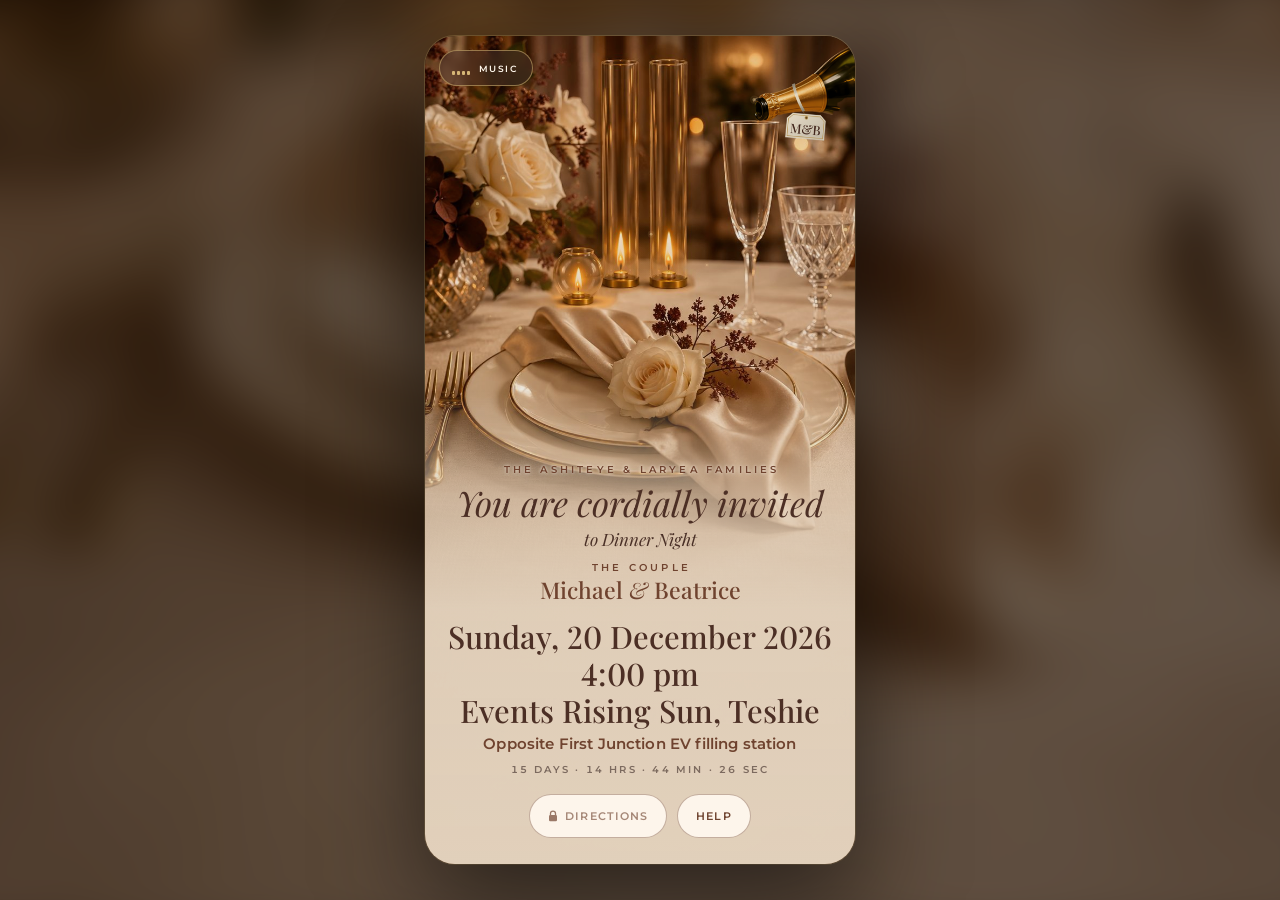
<file: index.html>
<!DOCTYPE html>
<!-- Guest view locked on 5 November 2026 at Michael's request. Change it only when he asks.
     6 November 2026, with his approval: honoured-guest numbers replace the phone digits.
     Later on 6 November, at his request: the invitation leads, the couple follows, and there is only Confirm.
     Later still, at his request: one invitation per household again, with its seats; the form asks how many will attend. -->
<html lang="en">
<head>
<meta charset="utf-8">
<meta name="viewport" content="width=device-width,initial-scale=1,viewport-fit=cover">
<script>document.documentElement.classList.add('js');</script>
<meta name="theme-color" content="#6f432f">
<title>Dinner Night · Michael &amp; Beatrice</title>
<meta name="description" content="Sunday 20 December 2026 · 4:00 pm · Events Rising Sun, Teshie. Tap to open.">
<meta property="og:type" content="website">
<meta property="og:title" content="Michael &amp; Beatrice · Dinner Night">
<meta property="og:description" content="Sunday 20 December 2026 · 4:00 pm · Events Rising Sun, Teshie. Tap to open.">
<meta property="og:url" content="https://mashiteye.github.io/mibea26-dinner/">
<meta property="og:image" content="https://mashiteye.github.io/mibea26-dinner/og-dinner.jpg?v=3">
<meta property="og:image:type" content="image/jpeg">
<meta property="og:image:width" content="1200">
<meta property="og:image:height" content="630">
<meta property="og:image:alt" content="Champagne poured into a flute beside glass lanterns, with a play button and the names Michael &amp; Beatrice">
<meta name="twitter:card" content="summary_large_image">
<link rel="icon" href="./icon.svg" type="image/svg+xml">
<link rel="apple-touch-icon" href="./apple-touch-icon.png">
<link rel="preconnect" href="https://fonts.googleapis.com">
<link rel="preconnect" href="https://fonts.gstatic.com" crossorigin>
<link href="https://fonts.googleapis.com/css2?family=Playfair+Display:ital,wght@0,400;0,500;1,400&family=Montserrat:wght@400;500;600&display=swap" rel="stylesheet">
<style>
:root{
  --ivory:#fff8ec;
  --cream:#e1d0bb;
  --gold:#d6b676;
  --gold-deep:#bc9855;
  --choc:#6f432f;
  --choc-deep:#4c2f25;
  --ink:#4a3027;
  --soft:#7c6a5f;
  --serif:'Playfair Display',Georgia,'Times New Roman',serif;
  --sans:'Montserrat',Arial,sans-serif;
  --ease:cubic-bezier(.2,.8,.2,1);
}
*{box-sizing:border-box}
html,body{margin:0;width:100%;height:100%;overflow:hidden}
body{font-family:var(--sans);color:var(--ink);background:#1b120d;-webkit-tap-highlight-color:transparent}
button,a{font:inherit}

/* ---------- hero ---------- */
.hero{position:fixed;inset:0;overflow:hidden;background:#2a1a12}
/* photo, bottle and canvas share one slowly drifting stage, so the bubbles stay in the glass */
.stage{position:absolute;inset:0;transform-origin:50% 50%;animation:drift 26s ease-in-out infinite alternate;will-change:transform;transition:filter 2.5s ease}
/* the room follows the guest's clock: dimmer and warmer after six, a touch lighter in the morning */
.hero.evening .stage{filter:brightness(.9) saturate(1.1) sepia(.07)}
.hero.morning .stage{filter:brightness(1.04) saturate(.97)}
@keyframes drift{from{transform:scale(1) translate(0,0)}to{transform:scale(1.06) translate(-1.1%,.7%)}}
.hero-photo{position:absolute;inset:0;width:100%;height:100%;object-fit:cover;object-position:center;display:block}
/* the full glass sits over the empty one and is revealed from the foot of the bowl up as the champagne pours */
html:not(.js) .hero-photo-full{clip-path:none!important}
.bubbles{position:absolute;inset:0;z-index:2;width:100%;height:100%;pointer-events:none}
/* the bottle: its own layer, placed in photo coordinates, tipped in from the top right by script */
.bottle{position:absolute;z-index:1;opacity:0;pointer-events:none;transform-origin:88% 32%;will-change:transform,opacity}
.hero.still .stage,.hero.still .btn.pulse{animation-play-state:paused}
.btn.pulse{animation:ring 2.6s ease-out infinite}
@keyframes ring{0%{box-shadow:0 0 0 0 rgba(214,182,118,.65)}70%{box-shadow:0 0 0 14px rgba(214,182,118,0)}100%{box-shadow:0 0 0 14px rgba(214,182,118,0)}}

.invite{
  position:absolute;z-index:3;left:0;right:0;bottom:0;
  padding:72px 22px calc(22px + env(safe-area-inset-bottom));
  text-align:center;
}
.invite::before{
  content:"";position:absolute;inset:0;z-index:-1;
  background:linear-gradient(180deg,rgba(225,208,187,0) 0%,rgba(225,208,187,.66) 22%,rgba(225,208,187,.96) 46%,#e1d0bb 100%);
  transition:opacity 2.2s ease;
}
.hero.flooded .invite::before{opacity:.42}   /* the champagne pool shows through under the text */
/* the details are there from the first moment, so the guest is reading while the glass fills; one quick fade, no sequence */
.js .invite{animation:inviteIn .6s ease both}
@keyframes inviteIn{from{opacity:0;transform:translateY(8px)}to{opacity:1;transform:none}}

/* the invitation leads, as big as one line allows ("You are cordially invited" is about 10.5 times the font size);
   many guests come through a family member and may not know the couple */
.names{margin:0;font-family:var(--serif);font-style:italic;font-weight:400;font-size:min(40px,calc((100vw - 44px) / 10.8));line-height:1.05;color:var(--choc-deep)}
/* once the champagne reaches the text, a sheen runs through the invitation as if it were poured too */
.names.sheen{background:linear-gradient(105deg,var(--choc-deep) 0 42%,#f3dca3 48%,#c89a4c 52%,var(--choc-deep) 58% 100%);background-size:260% 100%;background-position:100% 0;-webkit-background-clip:text;background-clip:text;color:transparent;animation:sheen 1.9s ease-in-out 1 forwards}
@keyframes sheen{from{background-position:100% 0}to{background-position:0% 0}}
.copy{margin:6px auto 0;max-width:330px;font-family:var(--serif);font-style:italic;font-size:clamp(15px,4.2vw,17px);line-height:1.35;color:var(--ink)}
.couple{margin:4px 0 0;font-family:var(--serif);font-weight:500;font-size:clamp(19px,5.6vw,23px);line-height:1.15;color:var(--choc)}
.couple i{font-style:italic;font-weight:400}
/* the families invite, and the couple are named as the couple, not as the hosts of the evening */
.families,.couple-label{font-size:10px;font-weight:600;letter-spacing:.32em;padding-left:.32em;text-transform:uppercase;color:var(--choc)}
.families{margin:0 0 9px;text-shadow:0 0 10px rgba(248,240,229,.95),0 0 3px rgba(248,240,229,.9)}   /* a soft glow keeps the small line readable where it meets the photo */
.couple-label{margin:10px 0 0}
.couple-label+.couple{margin-top:3px}
/* as big as the phone allows while "Sunday, 20 December 2026" stays on one line (its width is about 12.2 times the font size) */
.date,.time,.venue{font-family:var(--serif);font-weight:500;font-size:min(31px,calc((100vw - 44px) / 12.5));line-height:1.12;color:var(--choc-deep)}
.date,.time{font-variant-numeric:lining-nums}
.date{margin-top:16px}
.time{margin-top:2px}
.venue{margin-top:2px}
.landmark{margin-top:6px;font-size:clamp(13px,3.8vw,15px);font-weight:600;line-height:1.3;letter-spacing:.01em;color:var(--choc);text-wrap:balance}
.countdown{margin-top:10px;min-height:1em;font-size:10px;font-weight:600;letter-spacing:.22em;text-transform:uppercase;color:var(--soft);font-variant-numeric:tabular-nums}
.countdown[hidden]{display:none}

.actions{display:flex;flex-wrap:wrap;gap:10px;justify-content:center;margin-top:18px}
html:not(.js) .needs-js{display:none}
.btn{
  min-height:44px;padding:0 20px;border-radius:999px;
  border:1px solid rgba(111,67,47,.4);background:rgba(255,249,239,.92);color:var(--choc);
  font-family:var(--sans);font-size:11px;font-weight:600;letter-spacing:.16em;text-transform:uppercase;text-decoration:none;
  display:inline-flex;align-items:center;justify-content:center;cursor:pointer;
}
.btn.primary{background:var(--choc);color:var(--ivory);border-color:var(--choc)}
.btn.cancelled{background:rgba(255,249,239,.75);color:#8b7b6d;border:1px dashed rgba(111,67,47,.45);cursor:default}
/* Directions stays locked until the guest confirms */
.btn.locked{color:rgba(111,67,47,.62)}
.btn.locked::before{content:"";width:10px;height:12px;margin-right:7px;background:url("data:image/svg+xml,%3Csvg xmlns='http://www.w3.org/2000/svg' viewBox='0 0 10 12'%3E%3Cpath d='M2.5 5V3.6a2.5 2.5 0 015 0V5' fill='none' stroke='%236f432f' stroke-width='1.3' opacity='.7'/%3E%3Crect x='1' y='5' width='8' height='6.2' rx='1.3' fill='%236f432f' opacity='.7'/%3E%3C/svg%3E") no-repeat center/contain}
.btn[hidden]{display:none}
.btn:focus-visible{outline:2px solid var(--gold-deep);outline-offset:3px}

/* music bar: top left, clear of the pour; equaliser bars move while the music plays */
.music{
  position:absolute;z-index:4;top:calc(14px + env(safe-area-inset-top));left:14px;
  height:36px;padding:0 14px 0 12px;border-radius:999px;
  border:1px solid rgba(214,182,118,.55);background:rgba(74,48,39,.55);color:var(--ivory);
  display:flex;align-items:center;gap:9px;cursor:pointer;
  backdrop-filter:blur(6px);-webkit-backdrop-filter:blur(6px);
  font-family:var(--sans);font-size:9px;font-weight:600;letter-spacing:.18em;text-transform:uppercase;
  opacity:0;transition:opacity .5s ease;
}
.music.show{opacity:1}
.music[hidden]{display:none}
.music .eq{display:flex;align-items:flex-end;gap:2.5px;height:13px}
.music .eq i{display:block;width:2.5px;height:28%;border-radius:1px;background:var(--gold)}
.music.on .eq i{animation:eq 1.1s ease-in-out infinite}
.music.on .eq i:nth-child(2){animation-duration:.85s;animation-delay:.12s}
.music.on .eq i:nth-child(3){animation-duration:1.25s;animation-delay:.3s}
.music.on .eq i:nth-child(4){animation-duration:.95s;animation-delay:.05s}
@keyframes eq{0%,100%{height:28%}50%{height:100%}}
.music:focus-visible{outline:2px solid var(--ivory);outline-offset:3px}

/* ---------- RSVP sheet ---------- */
.veil{position:fixed;inset:0;z-index:20;background:rgba(49,32,24,.5);opacity:0;pointer-events:none;transition:opacity .3s}
.veil.show{opacity:1;pointer-events:auto}
.sheet{
  position:fixed;left:50%;bottom:0;z-index:21;
  width:min(100%,480px);max-height:95vh;overflow:auto;
  transform:translate(-50%,105%);
  background:#fffaf2;border:1px solid rgba(214,182,118,.4);border-bottom:0;border-radius:28px 28px 0 0;
  padding:28px 22px calc(22px + env(safe-area-inset-bottom));
  box-shadow:0 -20px 60px rgba(49,32,24,.28);
  text-align:center;transition:transform .5s var(--ease),opacity .4s ease;
}
.sheet.show{transform:translate(-50%,0)}
.sheet:not(.show){box-shadow:none}
.sheet h2{margin:0;font-family:var(--serif);font-size:30px;font-weight:500;color:var(--choc-deep)}
.sheet p{margin:8px 0 0;font-family:var(--serif);font-style:italic;font-size:16px;line-height:1.35;color:var(--soft)}
.sheet .stack{display:grid;gap:10px;margin-top:20px}
.sheet .btn{width:100%}
/* Close on the forms matches Close on the table card: a bordered pill */
.close{display:block;margin:16px auto 0;min-height:44px;padding:0 22px;border:1px solid rgba(111,67,47,.35);border-radius:999px;background:#fff9ee;color:var(--choc);font-size:10px;font-weight:600;letter-spacing:.2em;text-transform:uppercase;cursor:pointer}
.close:focus-visible{outline:2px solid var(--gold-deep);outline-offset:3px}

/* ---------- table dialog: place card resting on a charger ---------- */
.table-dialog{border:0;padding:20px;margin:auto;width:min(94vw,520px);max-height:94vh;max-height:94dvh;overflow:auto;background:transparent;color:var(--choc-deep)}
.table-dialog::backdrop{background:rgba(49,32,24,.55);backdrop-filter:blur(9px);-webkit-backdrop-filter:blur(9px)}
.table-dialog[open]{animation:placeReveal .45s ease both}
.table-dialog[open]::backdrop{animation:placeVeil .4s ease both}
/* the card is set down onto the plate */
.table-dialog[open] .place-card{animation:settle .65s var(--ease) .12s both;transform-origin:50% 100%}
@keyframes settle{from{opacity:0;transform:perspective(900px) rotateX(26deg) translateY(-22px)}to{opacity:1;transform:none}}
.place-setting{position:relative;isolation:isolate;text-align:center;padding:30px 26px 64px}
.place-setting::before{
  content:"";position:absolute;z-index:-1;left:-4%;right:-4%;bottom:0;height:62%;border-radius:50%;
  background:radial-gradient(ellipse at 50% 42%,#fffefa 0 52%,#ede5d8 53%,#fffdf7 56% 66%,#d4b77b 66.4% 67%,#fff8eb 67.4% 73%,#c3a367 73.4% 74%,#f5eddf 74.4%);
  box-shadow:0 24px 60px rgba(35,22,15,.32),inset 0 2px 6px #fff;
}
.place-card{
  position:relative;padding:34px 20px 30px;
  border:1px solid #d7be8e;border-radius:6px;
  background:linear-gradient(145deg,#fffcf4,#f2e6d1);
  box-shadow:0 16px 26px rgba(85,57,34,.2),0 2px 3px rgba(85,57,34,.1);
}
.place-card::before{content:"";position:absolute;inset:7px;border:1px solid rgba(197,154,82,.32);border-radius:3px;pointer-events:none}
.place-ornament{display:flex;align-items:center;justify-content:center;gap:12px;color:#a78344;font-family:var(--serif);font-size:20px}
.place-ornament::before,.place-ornament::after{content:"";width:28px;height:1px;background:linear-gradient(90deg,transparent,#c3a367)}
.place-ornament::after{background:linear-gradient(90deg,#c3a367,transparent)}
.place-label{margin:14px 0 10px;font-size:10px;font-weight:600;letter-spacing:.32em;padding-left:.32em;text-transform:uppercase;color:var(--choc)}
.place-card h2{margin:0;font-family:var(--serif);font-size:clamp(38px,10vw,58px);font-weight:500;line-height:1.05;color:var(--choc-deep);font-variant-numeric:lining-nums}
.place-guest{margin:12px 0 0;font-family:var(--serif);font-style:italic;font-size:clamp(18px,5vw,22px);color:var(--choc)}
.place-rule{width:58px;height:1px;margin:18px auto;background:linear-gradient(90deg,transparent,#bc9855,transparent)}
.place-welcome{margin:0 auto;max-width:270px;font-family:var(--serif);font-style:italic;font-size:17px;line-height:1.35;color:#795644}
.table-close{
  display:block;margin:22px auto 0;min-height:44px;padding:0 22px;
  border:1px solid rgba(111,67,47,.35);border-radius:999px;
  background:#fff9ee;color:var(--choc);font-size:10px;font-weight:600;letter-spacing:.2em;text-transform:uppercase;cursor:pointer;
}
.table-close:focus-visible{outline:2px solid #8d652f;outline-offset:4px}
@keyframes placeReveal{from{opacity:0}to{opacity:1}}
@keyframes placeVeil{from{opacity:0}to{opacity:1}}

.toast{
  position:fixed;left:50%;bottom:110px;z-index:30;
  transform:translate(-50%,12px);opacity:0;pointer-events:none;
  padding:10px 16px;border-radius:999px;background:var(--choc);color:var(--ivory);font-size:13px;transition:.3s;
}
.toast.show{opacity:1;transform:translate(-50%,0)}
.sheet.show~.toast{bottom:auto;top:calc(18px + env(safe-area-inset-top))}

/* ---------- small and short phones ---------- */
@media(max-width:380px){
  .actions{gap:7px}
  .btn{padding:0 14px;letter-spacing:.12em}
  .place-setting{padding:22px 16px 50px}
  .place-card{padding:28px 15px 24px}
}
@media(max-height:700px){
  .invite{padding-top:44px}
  .copy{font-size:14px}
  .date{margin-top:10px}
  .date,.time,.venue{font-size:clamp(22px,6.8vw,27px)}
  .countdown{margin-top:7px}
  .actions{margin-top:12px}
}
@media(max-height:520px){
  .place-setting{padding:16px 22px 40px}
  .place-card{padding:18px}
  .place-label{margin:6px 0}
  .place-rule{margin:10px auto}
  .table-close{margin-top:12px}
}

/* ---------- wide screens: phone-width frame on a blurred backdrop ---------- */
@media(min-width:760px) and (min-height:560px){
  body::before{content:"";position:fixed;inset:-6%;z-index:0;background:url('./dinner-background.jpg') center/cover no-repeat;filter:blur(30px) brightness(.45)}
  .hero{
    inset:auto;top:50%;left:50%;width:430px;height:min(92vh,900px);
    transform:translate(-50%,-50%);border-radius:30px;z-index:1;
    box-shadow:0 40px 100px rgba(0,0,0,.55),0 0 0 1px rgba(214,182,118,.25);
  }
  .motion{top:14px}
  .invite{padding-bottom:26px}
  .names{font-size:35px}   /* the frame is 430px wide, not the window: the invitation line stays on one line */
  .sheet{
    bottom:auto;top:50%;width:420px;opacity:0;
    transform:translate(-50%,-44%);
    border-radius:28px;border-bottom:1px solid rgba(214,182,118,.4);
    padding-bottom:26px;box-shadow:0 30px 80px rgba(0,0,0,.45);
  }
  .sheet.show{opacity:1;transform:translate(-50%,-50%)}
}

/* ---------- confirm attendance: actions, form, the honoured-guest card ---------- */
.actions .btn{padding:0 18px;letter-spacing:.1em}
.sheet .for{margin-top:12px;font-family:var(--sans);font-style:normal;font-size:11px;font-weight:600;letter-spacing:.18em;text-transform:uppercase;color:var(--choc)}
.field{margin:18px auto 0;max-width:340px;text-align:left}
.field .lab{display:block;font-family:var(--sans);font-size:11px;font-weight:600;letter-spacing:.14em;text-transform:uppercase;color:var(--choc)}
.count-field[hidden]{display:none}
.stepper{display:flex;align-items:center;justify-content:space-between;margin-top:8px;border:1px solid rgba(111,67,47,.35);border-radius:14px;background:#fffdf8;padding:4px}
.stepper button{width:48px;height:46px;border:0;border-radius:11px;background:rgba(111,67,47,.08);font-size:22px;line-height:1;color:var(--choc);cursor:pointer}
.stepper button:disabled,.stepper button[aria-disabled="true"]{opacity:.35;cursor:default}
.stepper output{font-family:var(--serif);font-size:26px;color:var(--choc-deep);font-variant-numeric:lining-nums tabular-nums}
.place-card h2.place-num{font-size:clamp(56px,17vw,78px);line-height:1;letter-spacing:.03em;font-variant-numeric:lining-nums tabular-nums}
.place-gate{margin:2px 0 0;font-size:10px;font-weight:600;letter-spacing:.24em;padding-left:.24em;text-transform:uppercase;color:var(--choc)}
.place-welcome{margin-top:12px!important}
.place-welcome span{display:block;text-wrap:balance}
/* ---------- help: two people guests can call, each number with Call and Copy ---------- */
.people{margin-top:6px;text-align:left}
.person{margin-top:16px}
.person h3{margin:0 0 2px;font-family:var(--sans);font-size:11px;font-weight:600;letter-spacing:.16em;text-transform:uppercase;color:var(--choc)}
.num{display:flex;align-items:center;gap:8px;padding:7px 0;border-bottom:1px solid rgba(111,67,47,.14)}
.num .digits{flex:1;font-family:var(--serif);font-size:22px;letter-spacing:.03em;color:var(--choc-deep);font-variant-numeric:lining-nums tabular-nums;-webkit-user-select:all;user-select:all}
.mini{flex:none;min-height:40px;min-width:64px;padding:0 14px;border-radius:999px;border:1px solid rgba(111,67,47,.35);background:#fffdf8;color:var(--choc);font-family:var(--sans);font-size:10px;font-weight:600;letter-spacing:.14em;text-transform:uppercase;text-decoration:none;display:inline-flex;align-items:center;justify-content:center;cursor:pointer}
.mini.call{background:var(--choc);border-color:var(--choc);color:var(--ivory)}
.mini.done{background:#edf3ea;border-color:#9bbf98;color:#3e6b45}
.mini:focus-visible{outline:2px solid var(--gold-deep);outline-offset:2px}
@media(max-height:600px){.person{margin-top:10px}.num{padding:4px 0}}   /* the smallest phones: the help sheet still fits without scrolling */
/* ---------- the bottle label, close up ---------- */
.bottle.tappable{pointer-events:auto;cursor:pointer}
.bottle.tappable:focus-visible{outline:2px solid var(--ivory);outline-offset:4px}
.wine-label{position:relative;margin:0 auto;max-width:330px;padding:44px 26px 38px;text-align:center;border-radius:6px;background:linear-gradient(160deg,#f6e7cb,#e9d1a7);color:#4a2a1c;box-shadow:0 22px 50px rgba(35,22,15,.38)}
.wine-label::before{content:"";position:absolute;inset:8px;border:1.5px solid #b98c45;border-radius:3px;pointer-events:none}
.wine-label::after{content:"";position:absolute;inset:13px;border:1px solid rgba(185,140,69,.55);border-radius:2px;pointer-events:none}
.wine-orn{display:flex;align-items:center;justify-content:center;gap:10px}
.wine-orn::before,.wine-orn::after{content:"";width:46px;height:1.5px;background:#b98c45}
.wine-orn i{width:9px;height:9px;background:#b98c45;transform:rotate(45deg)}
.wine-mono{margin-top:14px;font-family:var(--serif);font-weight:500;font-size:64px;line-height:1}
.wine-rule{width:120px;height:1.5px;margin:16px auto;background:#b98c45}
.wine-names{font-family:var(--sans);font-weight:600;font-size:12px;letter-spacing:.2em;padding-left:.2em;text-transform:uppercase}
.wine-cuvee{margin-top:12px;font-family:var(--serif);font-style:italic;font-size:26px;color:#9a7232}
.wine-date{margin-top:10px;font-family:var(--serif);font-size:20px;letter-spacing:.18em;padding-left:.18em}
.table-dialog[open] .wine-label{animation:settle .65s var(--ease) .12s both;transform-origin:50% 100%}
.label-dialog .table-close{margin-top:22px}
/* ---------- review panel (only with ?review) ---------- */
.review-tab{position:fixed;z-index:60;top:calc(14px + env(safe-area-inset-top));right:14px;min-height:36px;padding:0 14px;border-radius:999px;border:1px solid rgba(214,182,118,.6);background:#2c1c14;color:#fff3df;font-family:var(--sans);font-size:10px;font-weight:600;letter-spacing:.18em;text-transform:uppercase;cursor:pointer}
.review{position:fixed;z-index:61;left:50%;top:calc(58px + env(safe-area-inset-top));transform:translateX(-50%);width:min(94vw,460px);max-height:min(74vh,660px);overflow:auto;padding:16px 14px 12px;border-radius:18px;background:rgba(255,250,242,.98);border:1px solid rgba(214,182,118,.5);box-shadow:0 24px 60px rgba(35,22,15,.35);font-family:var(--sans);color:var(--choc-deep);text-align:left}
.review[hidden]{display:none}
.review h2{margin:0 4px 4px;font-family:var(--serif);font-weight:500;font-size:22px}
.review .note{margin:0 4px 10px;font-size:12px;line-height:1.45;color:var(--soft)}
.review .links{display:flex;flex-wrap:wrap;gap:6px;margin:0 4px 10px}
.review .links a{font-size:11px;font-weight:600;color:var(--choc);text-decoration:none;border:1px solid rgba(111,67,47,.3);border-radius:999px;padding:5px 10px}
.review ol{list-style:none;margin:0;padding:0}
.review li{display:flex;align-items:center;gap:10px;padding:8px 4px;border-top:1px solid rgba(197,154,82,.22)}
.review .n{flex:none;width:24px;font-size:12px;font-weight:600;color:#a8823f;font-variant-numeric:tabular-nums}
.review .t{flex:1;font-size:13px;line-height:1.3}
.review .t small{display:block;margin-top:2px;font-size:11px;color:var(--soft)}
.review li button{flex:none;min-height:32px;padding:0 12px;border-radius:999px;border:1px solid rgba(111,67,47,.35);background:#fff;color:var(--choc);font-family:var(--sans);font-size:10px;font-weight:600;letter-spacing:.12em;text-transform:uppercase;cursor:pointer}
@media(max-width:380px){.actions .btn{padding:0 13px;letter-spacing:.06em}}
@media(max-width:340px){.actions .btn{padding:0 11px}}
@media(max-width:380px){.families{letter-spacing:.2em;padding-left:.2em}}
@media(max-width:340px){.families{font-size:9.5px;letter-spacing:.16em;padding-left:.16em}}   /* the families line stays on one line */   /* the narrowest phones: "Guest 888", Directions and Help stay on one row */

@media(prefers-reduced-motion:reduce){
  .sheet,.veil,.toast{transition-duration:.01s!important}
  .bubbles{display:none}
  .music .eq i{animation:none!important}
  .hero-photo-full{clip-path:none!important}
  .stage,.btn.pulse,.names.sheen,.js .invite{animation:none}
  .table-dialog[open],.table-dialog[open]::backdrop,.table-dialog[open] .place-card{animation:none}
}
</style>
</head>
<body>

<div class="hero" id="hero">
  <div class="stage" id="stage">
    <img class="hero-photo" id="photoEmpty" src="./dinner-background-empty.jpg" alt="" width="1024" height="1536" fetchpriority="high">
    <img class="hero-photo hero-photo-full" id="photoFull" src="./dinner-background.jpg" alt="" width="1024" height="1536" fetchpriority="high" style="clip-path:inset(100% 0 0 0)">
    <img class="bottle" id="bottle" src="./bottle.png" alt="" width="304" height="200" decoding="async">
    <canvas class="bubbles" id="bubbles" aria-hidden="true"></canvas>
  </div>
  <audio id="music" src="./dinner-music.mp3" loop preload="none"></audio>
  <button class="music" id="musicBar" type="button" aria-pressed="false" aria-label="Play music">
    <span class="eq" aria-hidden="true"><i></i><i></i><i></i><i></i></span>
    <span class="music-label" id="musicLabel">Tap for music</span>
  </button>

  <div class="invite" id="invite">
    <p class="line families">The Ashiteye &amp; Laryea families</p>
    <h1 class="line names">You are cordially invited</h1>
    <p class="line copy">to Dinner Night</p>
    <p class="line couple-label">The couple</p>
    <p class="line couple">Michael <i>&amp;</i> Beatrice</p>
    <div class="line date">Sunday, 20 December 2026</div>
    <div class="line time">4:00 pm</div>
    <div class="line venue">Events Rising Sun, Teshie</div>
    <div class="line landmark">Opposite First Junction EV filling station</div>
    <div class="line countdown" id="countdown"></div>
    <div class="actions" id="actions">
      <button class="btn primary needs-js" id="rsvpBtn" type="button" aria-haspopup="dialog" aria-label="Confirm attendance">Confirm</button>
      <a class="btn locked" id="dirBtn" role="button" tabindex="0" data-href="https://www.google.com/maps/dir/?api=1&amp;destination=5.600437%2C-0.103578" target="_blank" rel="noopener">Directions</a>
      <button class="btn needs-js" id="helpBtn" type="button" aria-haspopup="dialog">Help</button>
    </div>
  </div>
</div>

<dialog class="table-dialog" id="tableDialog" aria-labelledby="placeLabel placeTitle" aria-describedby="placeGuest placeGateLabel placeWelcome">
  <div class="place-setting">
    <div class="place-card">
      <div class="place-ornament" aria-hidden="true">✧</div>
      <p class="place-label" id="placeLabel">Honoured guest</p>
      <h2 class="place-num" id="placeTitle">418</h2>
      <p class="place-guest" id="placeGuest">A seat is kept for you</p>
      <div class="place-rule" aria-hidden="true"></div>
      <p class="place-gate" id="placeGateLabel">Give it at the gate</p>
      <p class="place-welcome" id="placeWelcome"><span>You’ll be shown to your table.</span> <span>We look forward to welcoming you.</span></p>
    </div>
    <button class="table-close" id="tableClose" type="button" autofocus>Close</button>
  </div>
</dialog>

<dialog class="table-dialog label-dialog" id="labelDialog" aria-label="The bottle label">
  <div class="wine-label">
    <div class="wine-orn" aria-hidden="true"><i></i></div>
    <div class="wine-mono">M &amp; B</div>
    <div class="wine-rule" aria-hidden="true"></div>
    <div class="wine-names">Michael &amp; Beatrice</div>
    <div class="wine-cuvee">Cuvée 2026</div>
    <div class="wine-date">20 · 12 · 26</div>
  </div>
  <button class="table-close" id="labelClose" type="button">Close</button>
</dialog>

<div class="veil" id="veil"></div>



<section class="sheet" id="rsvpSheet" inert role="dialog" aria-modal="true" aria-labelledby="rsvpTitle">
  <h2 id="rsvpTitle" tabindex="-1">Confirm attendance</h2>
  <p>Sunday, 20 December · 4:00 pm</p>
  <p class="for" id="forLine" hidden></p>
  <div class="field count-field" id="countField" hidden>
    <span class="lab" id="countLabel">How many of you will attend?</span>
    <div class="stepper" role="group" aria-labelledby="countLabel">
      <button type="button" id="countMinus" aria-label="One fewer">−</button>
      <output id="countOut" aria-live="polite">1</output>
      <button type="button" id="countPlus" aria-label="One more">+</button>
    </div>
  </div>
  <div class="stack">
    <button class="btn primary" id="yesBtn" type="button">Confirm</button>
  </div>
  <p class="closed" id="closedNote" hidden></p>
  <button class="close" id="rsvpClose" type="button">Close</button>
</section>

<section class="sheet" id="helpSheet" inert role="dialog" aria-modal="true" aria-labelledby="helpTitle">
  <h2 id="helpTitle" tabindex="-1">Need help?</h2>
  <p>Call either of them about your invitation.</p>
  <div class="people">
    <div class="person">
      <h3>Isaac Laryea</h3>
      <div class="num"><span class="digits">054 570 9232</span><a class="mini call" href="tel:+233545709232" aria-label="Call Isaac Laryea on 054 570 9232">Call</a><button class="mini" type="button" data-copy="0545709232" data-show="054 570 9232" aria-label="Copy 054 570 9232">Copy</button></div>
      <div class="num"><span class="digits">020 580 5444</span><a class="mini call" href="tel:+233205805444" aria-label="Call Isaac Laryea on 020 580 5444">Call</a><button class="mini" type="button" data-copy="0205805444" data-show="020 580 5444" aria-label="Copy 020 580 5444">Copy</button></div>
    </div>
    <div class="person">
      <h3>Evans Borketey</h3>
      <div class="num"><span class="digits">024 282 2364</span><a class="mini call" href="tel:+233242822364" aria-label="Call Evans Borketey on 024 282 2364">Call</a><button class="mini" type="button" data-copy="0242822364" data-show="024 282 2364" aria-label="Copy 024 282 2364">Copy</button></div>
      <div class="num"><span class="digits">026 212 2106</span><a class="mini call" href="tel:+233262122106" aria-label="Call Evans Borketey on 026 212 2106">Call</a><button class="mini" type="button" data-copy="0262122106" data-show="026 212 2106" aria-label="Copy 026 212 2106">Copy</button></div>
    </div>
  </div>
  <button class="close" id="helpClose" type="button">Close</button>
</section>

<div class="toast" id="toast" role="status" aria-live="polite"></div>

<script src="./config.js"></script>
<script src="./api.js"></script>
<script>
(function(){
  'use strict';
  document.documentElement.classList.add('js');

  var hero=document.getElementById('hero');
  var veil=document.getElementById('veil');
  var sheet=document.getElementById('rsvpSheet');
  var toast=document.getElementById('toast');
  var dialog=document.getElementById('tableDialog');
  var sheetTrigger=null;

  /* the invitation this link belongs to: its honoured-guest number and its seats (a person, a couple, a family).
     A real link carries ?i= (the invitation's private code), checked with the database. ?g= (a number) and ?n= (seats)
     or ?review preview it with nothing saved anywhere. A bare link is the invitation alone, with no Confirm */
  var Q=new URLSearchParams(location.search);
  var WORDS=['','one','two','three','four','five','six','seven','eight','nine'];
  var TOKEN=Q.get('i'),LIVE=!!(TOKEN&&window.API&&API.ready);
  var G=parseInt(Q.get('g'),10),PREVIEW=!LIVE&&(G>=100&&G<=999||Q.has('review'));
  var GUEST={num:G>=100&&G<=999?G:418,seats:Math.max(1,Math.min(4,parseInt(Q.get('n'),10)||1)),closed:false,by:'12 December'};
  if(PREVIEW&&Q.has('cancelled')){GUEST.cancelled=true;GUEST.host=Q.get('host')||'Michael';GUEST.hostTel='preview';}   /* ?cancelled previews a cancelled invitation */
  var STORE=LIVE?'mibea26-i-'+TOKEN:'mibea26-dinner-'+GUEST.num;   /* one answer per invitation, so two invitations opened on one phone stay apart */
  var state=(function(){var v=null;try{v=localStorage.getItem(STORE);}catch(e){}if(!v)return {};try{v=JSON.parse(v)||{};}catch(e){return {};}return v.s==='yes'?v:{};})();   /* only a confirmation is kept: there is no declining */
  if(LIVE){GUEST.num=state.num||0;GUEST.seats=state.seats||1;GUEST.known=false;}   /* the real number and seats come from the database in a moment */
  function saveState(){try{localStorage.setItem(STORE,JSON.stringify(state));}catch(e){}}
  (function(){var h=new Date().getHours();if(h>=18||h<6)hero.classList.add('evening');else if(h<11)hero.classList.add('morning');})();
  var DINNER_AT=Date.UTC(2026,11,20,16,0,0); /* Sunday 20 Dec 2026, 4:00 pm GMT (Accra) */

  /* ---------- opening: the details are already showing; nothing waits on the pour and no tap cuts it short.
     When the glass has filled and run over, the crystal rings once and the bottle opens its label to a tap ---------- */
  var settled=false;
  function settle(){
    if(settled)return;
    settled=true;
    setTimeout(toastGlint,250);
    if(pour.started&&bottle.style.display!=='none'){      /* only a bottle the guest can see is tappable */
      bottle.classList.add('tappable');bottle.setAttribute('role','button');bottle.setAttribute('tabindex','0');bottle.setAttribute('aria-label','See the bottle label');
    }
  }

  /* ---------- countdown: one quiet line inside the date block ---------- */
  var countdown=document.getElementById('countdown');
  function pad(n){return (n<10?'0':'')+n;}
  var forceTonight=false;
  function tick(){
    var diff=forceTonight?0:DINNER_AT-Date.now();
    if(diff<=0){
      if(diff>-6*36e5){countdown.textContent='Tonight';}
      else{countdown.hidden=true;}
      return;
    }
    var d=Math.floor(diff/864e5),h=Math.floor(diff%864e5/36e5),m=Math.floor(diff%36e5/6e4),sec=Math.floor(diff%6e4/1e3);
    countdown.textContent=(d?d+(d===1?' day':' days')+' · ':'')+pad(h)+' hrs · '+pad(m)+' min · '+pad(sec)+' sec';
  }
  tick();
  setTimeout(function(){tick();setInterval(tick,1000);},1000-Date.now()%1000);   /* ticks on the second, every second */

  /* ---------- confirm attendance: one tap (and how many, for a household), then the honoured-guest card.
     Only Confirm: a guest who can't come simply doesn't, and their seats go back to the host on 12 December.
     A confirmation is final here; a change goes through the host ---------- */
  var rsvpBtn=document.getElementById('rsvpBtn');
  var forLine=document.getElementById('forLine'),countField=document.getElementById('countField'),countOut=document.getElementById('countOut');
  var countMinus=document.getElementById('countMinus'),countPlus=document.getElementById('countPlus');
  var yesBtn=document.getElementById('yesBtn');
  var count=GUEST.seats;
  function setCount(n){count=Math.max(1,Math.min(GUEST.seats,n));countOut.textContent=count;countMinus.disabled=count<=1;countPlus.setAttribute('aria-disabled',String(count>=GUEST.seats));}
  countMinus.addEventListener('click',function(){setCount(count-1);});
  /* more than the invitation holds: say so, rather than a button that does nothing */
  countPlus.addEventListener('click',function(){
    if(count>=GUEST.seats){showToast('This invitation is for '+GUEST.seats+'. For more seats, speak to the person who invited you.');return;}
    setCount(count+1);
  });
  function prepareSheet(){
    var many=GUEST.seats>1;
    forLine.hidden=!many;forLine.textContent='This invitation is for '+GUEST.seats;
    countField.hidden=!many||GUEST.closed;
    setCount(GUEST.seats);
  }
  var dirBtn=document.getElementById('dirBtn'),helpBtn=document.getElementById('helpBtn');
  function updateActions(){
    var yes=state.s==='yes',off=!!GUEST.cancelled;
    rsvpBtn.hidden=!LIVE&&!PREVIEW||!!GUEST.invalid;   /* no invitation behind this link: Directions and Help only */
    rsvpBtn.textContent=off?'Cancelled':yes?'Guest '+GUEST.num:'Confirm';   /* one button: it asks first, then it is the guest's card */
    rsvpBtn.setAttribute('aria-label',off?'This invitation was cancelled':yes?'Honoured guest '+GUEST.num+', see your card':'Confirm attendance');
    rsvpBtn.classList.toggle('pulse',!state.s&&!off);   /* pulses until this phone has answered */
    /* cancelled: a quiet Cancelled in place of Confirm, no Directions, and Help becomes a call to the host who invited them */
    rsvpBtn.classList.toggle('primary',!off);rsvpBtn.classList.toggle('cancelled',off);
    dirBtn.hidden=off;
    /* the location opens once they confirm: until then Directions is locked and says so */
    var lock=!yes;dirBtn.classList.toggle('locked',lock);
    if(lock){dirBtn.removeAttribute('href');dirBtn.setAttribute('role','button');dirBtn.setAttribute('tabindex','0');dirBtn.setAttribute('aria-label','Directions, open once you confirm');}
    else{dirBtn.setAttribute('href',dirBtn.getAttribute('data-href'));dirBtn.removeAttribute('role');dirBtn.removeAttribute('tabindex');dirBtn.removeAttribute('aria-label');}
    var call=off&&GUEST.hostTel;
    helpBtn.textContent=call?'Call '+(GUEST.host||'your host'):'Help';
    helpBtn.setAttribute('aria-label',call?'Call '+(GUEST.host||'your host')+', who invited you':'Help');
    helpBtn.removeAttribute('aria-haspopup');if(!call)helpBtn.setAttribute('aria-haspopup','dialog');
  }
  /* two bottom sheets share the veil: confirm attendance, and help */
  var helpSheet=document.getElementById('helpSheet'),openEl=null;
  function showSheet(el,titleId){
    if(openEl)closeSheet();
    sheetTrigger=document.activeElement;
    veil.classList.add('show');
    el.inert=false;
    el.classList.add('show');
    hero.inert=true;
    openEl=el;
    document.getElementById(titleId).focus();
  }
  function openSheet(){prepareSheet();showSheet(sheet,'rsvpTitle');}
  function openHelp(){showSheet(helpSheet,'helpTitle');}
  function closeSheet(){
    if(!openEl)return;
    veil.classList.remove('show');
    openEl.classList.remove('show');
    openEl.inert=true;
    openEl=null;
    hero.inert=false;
    if(sheetTrigger&&sheetTrigger.focus)sheetTrigger.focus();
  }
  veil.addEventListener('click',closeSheet);
  document.getElementById('rsvpClose').addEventListener('click',closeSheet);
  document.getElementById('helpClose').addEventListener('click',closeSheet);
  rsvpBtn.addEventListener('click',function(){
    if(GUEST.cancelled){showToast('This invitation was cancelled.'+(GUEST.hostTel?' Call '+(GUEST.host||'your host')+' for help.':''));return;}
    if(state.s==='yes')revealTable();else openSheet();
  });
  function lockedDirections(e){
    if(!dirBtn.classList.contains('locked'))return;
    e.preventDefault();
    showToast(rsvpBtn.hidden?'The location opens once you confirm, from your own invitation link':'Please confirm to see the location');
  }
  dirBtn.addEventListener('click',lockedDirections);
  dirBtn.addEventListener('keydown',function(e){if(e.key==='Enter'||e.key===' ')lockedDirections(e);});
  helpBtn.addEventListener('click',function(){
    if(!(GUEST.cancelled&&GUEST.hostTel))return openHelp();
    if(GUEST.hostTel==='preview')showToast('Preview: this calls '+GUEST.host+', who invited them');else location.href='tel:+'+GUEST.hostTel;
  });
  /* copy a number: the clipboard where the browser allows it, a hidden field where it doesn't, and long-press as the last resort */
  function copyText(text){
    function fallback(){
      var ta=document.createElement('textarea');
      ta.value=text;ta.setAttribute('readonly','');
      ta.style.cssText='position:fixed;top:0;left:0;width:1px;height:1px;opacity:0;font-size:16px';
      document.body.appendChild(ta);ta.focus();ta.select();ta.setSelectionRange(0,text.length);
      var ok=false;try{ok=document.execCommand('copy');}catch(e){}
      document.body.removeChild(ta);
      return ok;
    }
    if(navigator.clipboard&&navigator.clipboard.writeText&&window.isSecureContext){
      return navigator.clipboard.writeText(text).then(function(){return true;},function(){return fallback();});
    }
    return Promise.resolve(fallback());
  }
  helpSheet.addEventListener('click',function(e){
    var b=e.target.closest('[data-copy]');if(!b)return;
    copyText(b.getAttribute('data-copy')).then(function(ok){
      if(!ok){showToast('Press and hold the number to copy it');return;}
      b.textContent='Copied';b.classList.add('done');
      showToast('Copied '+b.getAttribute('data-show'));
      clearTimeout(b._t);b._t=setTimeout(function(){b.textContent='Copy';b.classList.remove('done');},1800);
    });
  });
  updateActions();
  function confirmed(c){
    state={s:'yes',num:GUEST.num,seats:GUEST.seats,c:c};
    saveState();updateActions();
    closeSheet();celebrate();showToast('Attendance confirmed');
    setTimeout(revealTable,2400);                              /* the cork pops, then the honoured-guest card */
  }
  /* past the date on the invitation, the place has gone back to the host */
  function closedNow(){
    GUEST.closed=true;yesBtn.hidden=true;countField.hidden=true;
    var n=document.getElementById('closedNote');n.hidden=false;
    n.textContent='Confirmations closed on '+GUEST.by+'. Please speak to the person who invited you.';
  }
  function day(iso){var d=new Date(iso);return d.getUTCDate()+' '+['January','February','March','April','May','June','July','August','September','October','November','December'][d.getUTCMonth()];}
  yesBtn.addEventListener('click',function(){
    var c=GUEST.seats>1?count:1;
    if(!LIVE){confirmed(c);return;}
    yesBtn.disabled=true;yesBtn.textContent='Confirming…';
    /* tapped before the seats arrived: no count is sent, and the database confirms all of them, as the form would have */
    API.rpc('guest_confirm',{p_token:TOKEN,p_count:GUEST.known?c:null}).then(function(r){
      yesBtn.disabled=false;yesBtn.textContent='Confirm';
      if(r&&r.status==='confirmed'){GUEST.num=r.num;GUEST.seats=r.seats||GUEST.seats;confirmed(r.att||c);}
      else if(r&&r.status==='expired')closedNow();
      else{showToast('This invitation isn’t valid any more');closeSheet();look();}   /* cancelled meanwhile: show it as cancelled */
    }).catch(function(){yesBtn.disabled=false;yesBtn.textContent='Confirm';showToast('No connection. Please try again.');});
  });
  /* a real link: the number, the seats and the answer come from the database; the answer saved on this phone shows at once meanwhile */
  function look(){return API.rpc('guest_get',{p_token:TOKEN}).then(function(r){
    if(!r){GUEST.invalid=true;state={};updateActions();return;}
    if(r.status==='cancelled'){   /* the host cancelled it (or gave the seats to someone else): nothing here to confirm */
      GUEST.cancelled=true;GUEST.host=r.host||'';GUEST.hostTel=String(r.host_phone||'').replace(/\D/g,'');
      state={};try{localStorage.removeItem(STORE);}catch(e){}
      updateActions();return;
    }
    GUEST.num=r.num;GUEST.seats=r.seats||1;GUEST.known=true;if(r.confirm_by)GUEST.by=day(r.confirm_by);
    if(r.status==='confirmed'){state={s:'yes',num:r.num,seats:GUEST.seats,c:r.att||GUEST.seats};saveState();}
    else if(r.status==='expired'){state={};closedNow();}
    else if(openEl===sheet&&!yesBtn.disabled)prepareSheet();   /* the form was already open: it now asks how many */
    updateActions();
  }).catch(function(){});}
  if(LIVE)look();
  document.addEventListener('keydown',function(e){
    var active=openEl;
    if(!active)return;
    if(e.key==='Escape'){e.preventDefault();closeSheet();}
    if(e.key==='Tab'){
      var focusable=[].slice.call(active.querySelectorAll('button,input,a[href]')).filter(function(el){return !el.disabled&&el.offsetParent!==null;});
      var first=focusable[0],last=focusable[focusable.length-1];
      if(e.shiftKey&&document.activeElement===first){e.preventDefault();last.focus();}
      else if(!e.shiftKey&&document.activeElement===last){e.preventDefault();first.focus();}
    }
  });

  function showToast(message){
    toast.textContent=message;
    toast.classList.add('show');
    clearTimeout(showToast.t);
    showToast.t=setTimeout(function(){toast.classList.remove('show');},2200);
  }

  /* ---------- the honoured-guest card: the number to give at the gate, where they are shown to their table ---------- */
  function revealTable(){
    if(dialog.open)return;
    document.getElementById('placeTitle').textContent=GUEST.num;
    var c=state.s==='yes'&&state.c?state.c:GUEST.seats;
    document.getElementById('placeGuest').textContent=c>1?'Seats for '+WORDS[c]:'A seat is kept for you';
    dialog.showModal();
  }
  document.getElementById('tableClose').addEventListener('click',function(){dialog.close();});
  dialog.addEventListener('click',function(e){if(e.target===dialog)dialog.close();});
  dialog.addEventListener('close',function(){rsvpBtn.focus();});

  /* ---------- the bottle label, close up ---------- */
  var labelDialog=document.getElementById('labelDialog');
  function openLabel(){if(!labelDialog.open)labelDialog.showModal();}
  document.getElementById('labelClose').addEventListener('click',function(){labelDialog.close();});
  labelDialog.addEventListener('click',function(e){if(e.target===labelDialog)labelDialog.close();});

  /* ---------- motion preferences ---------- */
  var motionPreference=window.matchMedia('(prefers-reduced-motion: reduce)');
  var connection=navigator.connection;
  function prefersStill(){return motionPreference.matches||(connection&&connection.saveData);}

  /* ---------- champagne bubbles, drawn inside the flute in the photo ---------- */
  var canvas=document.getElementById('bubbles');
  var ctx=canvas.getContext('2d');
  var invite=document.getElementById('invite');
  var IMG_W=1024,IMG_H=1536;
  /* the champagne inside the flute, measured on the photo: [y, left x, right x], surface to the foot of the bowl */
  var BOWL=[[222,676,760],[260,680,756],[300,685,750],[340,694,740],[372,702,731],[392,709,725]];
  var SURFACE=BOWL[0][0],FLOOR=BOWL[BOWL.length-1][0];
  var bubbles=[],raf=null,last=0,map=null;
  function halfWidth(y){
    for(var i=1;i<BOWL.length;i++){
      if(y<=BOWL[i][0]){
        var a=BOWL[i-1],b=BOWL[i],t=(y-a[0])/(b[0]-a[0]);
        var l=a[1]+(b[1]-a[1])*t,r=a[2]+(b[2]-a[2])*t;
        return {c:(l+r)/2,h:(r-l)/2};
      }
    }
    var e=BOWL[BOWL.length-1];return {c:(e[1]+e[2])/2,h:(e[2]-e[1])/2};
  }
  function fitCanvas(){
    var w=hero.clientWidth,h=hero.clientHeight,dpr=Math.min(window.devicePixelRatio||1,2);
    canvas.width=Math.round(w*dpr);canvas.height=Math.round(h*dpr);
    ctx.setTransform(dpr,0,0,dpr,0,0);
    var s=Math.max(w/IMG_W,h/IMG_H);   /* object-fit:cover, centred */
    map={s:s,ox:(w-IMG_W*s)/2,oy:(h-IMG_H*s)/2,w:w,h:h,
         dustTop:h*.08,dustBottom:Math.max(h*.3,invite.offsetTop-24)};   /* the photo half, above the text block */
  }

  /* ---------- gold dust: sixteen warm specks drifting up through the photo half, like embers off the candles ---------- */
  var DUST_COUNT=16,dust=[];
  function spawnDust(born){
    dust.push({
      x:Math.random()*map.w,
      y:map.dustTop+Math.random()*(map.dustBottom-map.dustTop),
      r:.7+Math.random()*1.1,
      v:6+Math.random()*10,                       /* css px per second, upward */
      sway:4+Math.random()*8,ph:Math.random()*6.28,fq:.3+Math.random()*.5,
      born:born,life:7000+Math.random()*6000
    });
  }
  function drawDust(now,dt){
    if(!dust.length)for(var k=0;k<DUST_COUNT;k++)spawnDust(now-Math.random()*7000);   /* staggered ages, so nothing fades in as a group */
    while(dust.length<DUST_COUNT)spawnDust(now);
    for(var i=dust.length-1;i>=0;i--){
      var p=dust[i],age=(now-p.born)/p.life;
      if(age>=1||p.y<map.dustTop-10){dust.splice(i,1);continue;}
      p.y-=p.v*dt;
      var x=p.x+Math.sin(now/1000*p.fq+p.ph)*p.sway;
      var a=Math.min(1,age*6)*Math.min(1,(1-age)*3)*(.6+.4*Math.sin(now/700+p.ph));
      a*=Math.max(0,Math.min(1,(map.dustBottom-p.y)/40));            /* gone before the text block */
      ctx.beginPath();ctx.arc(x,p.y,p.r*2.4,0,6.2832);ctx.fillStyle='rgba(255,208,138,'+(a*.18).toFixed(3)+')';ctx.fill();
      ctx.beginPath();ctx.arc(x,p.y,p.r,0,6.2832);ctx.fillStyle='rgba(255,226,170,'+(a*.8).toFixed(3)+')';ctx.fill();
    }
  }
  /* ---------- the pour: the flute starts empty and fills as the opening ---------- */
  var photoFull=document.getElementById('photoFull');
  var pour={active:false,done:false,t:-1350,line:FLOOR,stream:0,foam:0,started:false};
  var POUR_MS=2300,OVERFLOW_MS=1300,STREAM_IN=350,STREAM_OUT=520,FOAM_MS=1400;
  var STREAM_END=POUR_MS+OVERFLOW_MS;                                            /* the stream keeps running past the rim */
  var BOTTLE_IN=-1350,BOTTLE_IN_MS=850;                                           /* the bottle tips in before the stream and then stays, pouring */
  var POOL_START=POUR_MS+900,POOL_MS=4800;                                      /* the overflow pools on the table and spreads toward the guest */
  var pool={on:false,t:0,k:0,bubbles:[],ripples:[]};
  /* the overflow's path down the outside of the glass, both sides: rim, bowl, stem, foot (image px) */
  var RUN_L=[[666,160],[670,215],[678,290],[688,335],[698,372],[705,398],[708,440],[709,500],[706,545],[694,557]];
  var RUN_R=[[772,160],[766,215],[757,290],[746,335],[735,372],[728,398],[726,440],[727,500],[731,545],[744,557]];
  var BASE_X=718,BASE_Y=558;                                                    /* image px: where the foot of the glass meets the table */
  var IMPACT_X=713;                                             /* image px: where the stream lands */
  var MOUTH_X=723,MOUTH_Y=152;                                  /* image px: the bottle's mouth when at rest */
  var BOTTLE={x:718,y:2,w:304,h:200};                           /* image px: the bottle layer's box, the neck tag included */
  var bottle=document.getElementById('bottle');
  bottle.addEventListener('click',function(e){if(!bottle.classList.contains('tappable'))return;e.stopPropagation();openLabel();});
  bottle.addEventListener('keydown',function(e){if((e.key==='Enter'||e.key===' ')&&bottle.classList.contains('tappable')){e.preventDefault();openLabel();}});
  var drops=[];
  function liquidTop(){return pour.done?SURFACE:Math.max(SURFACE,pour.line);}
  function setClip(){photoFull.style.clipPath='inset('+Math.max(0,map.oy+pour.line*map.s).toFixed(1)+'px 0 0 0)';}
  /* ---------- the names poured in gold, once ---------- */
  function runSheen(){
    var names=document.querySelector('.names');
    if(!names||motionPreference.matches)return;
    names.classList.add('sheen');
    names.addEventListener('animationend',function(){names.classList.remove('sheen');},{once:true});
  }
  /* ---------- a toast on arrival: the crystal glass catches the light ---------- */
  var glint={t0:0};
  var GLINT_X=812,GLINT_Y=296;                                   /* image px: the rim of the cut-crystal glass */
  function toastGlint(){
    if(motionPreference.matches)return;
    glint.t0=performance.now();
    sfxClink();
  }
  function drawGlint(now){
    if(!glint.t0)return;
    var k=(now-glint.t0)/900;if(k>=1){glint.t0=0;return;}
    var s=map.s,x=map.ox+GLINT_X*s,y=map.oy+GLINT_Y*s,a=Math.sin(k*Math.PI),R=(6+k*26)*s;
    ctx.save();ctx.translate(x,y);ctx.rotate(k*.6);
    ctx.fillStyle='rgba(255,252,240,'+(a*.9).toFixed(3)+')';
    ctx.beginPath();ctx.moveTo(0,-R);ctx.quadraticCurveTo(0,0,R*.28,0);ctx.quadraticCurveTo(0,0,0,R);ctx.quadraticCurveTo(0,0,-R*.28,0);ctx.quadraticCurveTo(0,0,0,-R);ctx.fill();
    ctx.beginPath();ctx.moveTo(-R*.7,0);ctx.quadraticCurveTo(0,0,0,R*.2);ctx.quadraticCurveTo(0,0,R*.7,0);ctx.quadraticCurveTo(0,0,0,-R*.2);ctx.quadraticCurveTo(0,0,-R*.7,0);ctx.fill();
    ctx.restore();
    ctx.beginPath();ctx.arc(x,y,R*1.4,0,6.2832);ctx.lineWidth=1;ctx.strokeStyle='rgba(255,252,240,'+(a*.35).toFixed(3)+')';ctx.stroke();
  }
  /* ---------- a yes pops the cork: foam bursts from the bottle, gold leaf showers down and settles on the pool ---------- */
  var burst=[];
  function celebrate(){
    if(motionPreference.matches)return;
    if(!map)fitCanvas();
    var s=map.s,ox=map.ox+(bottle.style.display==='none'?718:MOUTH_X)*s,oy=map.oy+(bottle.style.display==='none'?150:MOUTH_Y)*s,i;
    sfxPop();musicLift();
    for(i=0;i<36;i++)burst.push({kind:'foam',x:ox,y:oy,vx:(Math.random()*2-1)*320,vy:-(200+Math.random()*380),r:(3+Math.random()*5)*s,life:0,ttl:.7+Math.random()*.5});
    for(i=0;i<110;i++)burst.push({kind:'leaf',x:ox+(Math.random()*2-1)*20,y:oy,vx:(Math.random()*2-1)*260,vy:-(140+Math.random()*340),w:(4+Math.random()*5)*s,h:(1.4+Math.random()*1.8)*s,rot:Math.random()*6.28,rv:(Math.random()*2-1)*9,ph:Math.random()*6.28,life:0,ttl:9+Math.random()*3,landed:false});
  }
  function drawBurst(now,dt){
    if(!burst.length)return;
    var G=pool.on?poolGeom():null;
    for(var i=burst.length-1;i>=0;i--){
      var p=burst[i];p.life+=dt;
      if(p.life>p.ttl){burst.splice(i,1);continue;}
      if(p.kind==='foam'){
        p.vy+=900*dt;p.x+=p.vx*dt;p.y+=p.vy*dt;
        var fa=(1-p.life/p.ttl)*.85;
        ctx.beginPath();ctx.arc(p.x,p.y,p.r*(1+p.life*.6),0,6.2832);ctx.fillStyle='rgba(255,253,246,'+fa.toFixed(3)+')';ctx.fill();
        continue;
      }
      if(!p.landed){
        p.vy+=380*dt;p.vx*=Math.pow(.25,dt);p.vy=Math.min(p.vy,110+Math.sin(p.ph)*30);
        p.x+=(p.vx+Math.sin(now/300+p.ph)*40)*dt;p.y+=p.vy*dt;p.rot+=p.rv*dt;
        var landY=G&&G.rx>2?Math.min(map.h+20,poolBottom(G,p.x))-8-Math.random()*40:map.h+20;
        if(p.y>=Math.max(G?poolTop(G,p.x)+12:map.h+20,landY)||p.y>map.h+20){p.landed=true;p.rv*=.15;p.landT=p.life;}
      }else{
        p.x+=Math.sin(now/900+p.ph)*6*dt;p.y+=Math.sin(now/700+p.ph)*2*dt;p.rot+=p.rv*dt;
      }
      drawLeaf(p,now,p.landed?Math.max(0,1-Math.max(0,p.life-(p.landT+5))/3):1);
    }
  }
  /* ---------- the flames, alive inside the lantern glass ---------- */
  var FLAMES=[[476,420,26,11,0],[565,420,26,11,2.1],[396,466,17,8,4.2]];   /* image px: base x, base y, height, width, and a phase so they never flicker in step */
  function drawFlames(now){
    var s=map.s;
    ctx.save();ctx.globalCompositeOperation='lighter';
    FLAMES.forEach(function(f){
      var x=map.ox+f[0]*s,y=map.oy+f[1]*s,seed=f[4];
      var n=Math.sin(now/90+seed)*.5+Math.sin(now/37+seed*2)*.3+Math.sin(now/230+seed*3)*.2;   /* three rates of flicker */
      var hh=f[2]*s*(1+n*.14),ww=f[3]*s*(1-n*.1),sway=n*ww*.35;
      var halo=ctx.createRadialGradient(x,y-hh*.45,0,x,y-hh*.45,hh*1.7);
      halo.addColorStop(0,'rgba(255,176,80,'+(.2+n*.04).toFixed(3)+')');halo.addColorStop(1,'rgba(255,150,60,0)');
      ctx.fillStyle=halo;ctx.beginPath();ctx.arc(x,y-hh*.45,hh*1.7,0,6.2832);ctx.fill();
      ctx.save();ctx.translate(x,y);
      var body=ctx.createLinearGradient(0,0,0,-hh);
      body.addColorStop(0,'rgba(255,120,30,.55)');body.addColorStop(.45,'rgba(255,205,90,.8)');body.addColorStop(1,'rgba(255,240,205,.25)');
      ctx.fillStyle=body;ctx.beginPath();ctx.moveTo(-ww/2,0);
      ctx.bezierCurveTo(-ww/2,-hh*.45,sway-ww*.12,-hh*.78,sway,-hh);
      ctx.bezierCurveTo(sway+ww*.12,-hh*.78,ww/2,-hh*.45,ww/2,0);ctx.closePath();ctx.fill();
      var core=ctx.createLinearGradient(0,0,0,-hh*.55);
      core.addColorStop(0,'rgba(255,250,220,.0)');core.addColorStop(.5,'rgba(255,250,225,.6)');core.addColorStop(1,'rgba(255,250,225,0)');
      ctx.fillStyle=core;ctx.beginPath();ctx.moveTo(-ww*.22,-hh*.08);
      ctx.bezierCurveTo(-ww*.22,-hh*.3,sway*.5-ww*.05,-hh*.45,sway*.5,-hh*.55);
      ctx.bezierCurveTo(sway*.5+ww*.05,-hh*.45,ww*.22,-hh*.3,ww*.22,-hh*.08);ctx.closePath();ctx.fill();
      ctx.restore();
    });
    ctx.restore();
  }
  /* ---------- after six, the lanterns glow warmer ---------- */
  var evening=hero.classList.contains('evening');
  function drawEvening(now){
    if(!evening)return;
    var s=map.s;
    [[476,400,1],[565,400,1],[396,455,.7]].forEach(function(c,i){
      var x=map.ox+c[0]*s,y=map.oy+c[1]*s,r=(70+Math.sin(now/230+i*2)*5)*s,a=.16*c[2]+Math.sin(now/170+i)*.015;
      var g=ctx.createRadialGradient(x,y,0,x,y,r);g.addColorStop(0,'rgba(255,176,80,'+a.toFixed(3)+')');g.addColorStop(1,'rgba(255,176,80,0)');
      ctx.fillStyle=g;ctx.beginPath();ctx.arc(x,y,r,0,6.2832);ctx.fill();
    });
  }
  function placeBottle(){
    bottle.style.left=(map.ox+BOTTLE.x*map.s).toFixed(1)+'px';
    bottle.style.top=(map.oy+BOTTLE.y*map.s).toFixed(1)+'px';
    bottle.style.width=(BOTTLE.w*map.s).toFixed(1)+'px';
    bottle.style.height=(BOTTLE.h*map.s).toFixed(1)+'px';
  }
  function easeOut(k){return 1-Math.pow(1-k,3);}
  function easeIn(k){return k*k*k;}
  function moveBottle(now){
    var t=pour.t,k,tx,ty,rot,op;
    if(t<BOTTLE_IN){op=0;tx=.5;ty=-.9;rot=-16;}
    else if(t<BOTTLE_IN+BOTTLE_IN_MS){k=easeOut((t-BOTTLE_IN)/BOTTLE_IN_MS);op=Math.min(1,k*3);tx=.5*(1-k);ty=-.9*(1-k);rot=-16*(1-k);}
    else{op=1;tx=0;ty=0;rot=Math.sin(now/900)*.35;}                                   /* held for the night, with a hand's slight unsteadiness */
    bottle.style.opacity=op.toFixed(3);
    bottle.style.transform='translate('+(tx*100).toFixed(2)+'%,'+(ty*100).toFixed(2)+'%) rotate('+rot.toFixed(2)+'deg)';
  }
  function finishPour(skip){
    /* the glass is full: the pour carries on for the night, and the pool keeps spreading at its own pace */
    if(pour.done)return;
    pour.done=true;pour.line=SURFACE;
    photoFull.style.clipPath='none';
    if(pour.started){
      if(skip){                                              /* only reduced motion jumps ahead: straight to the settled scene, still pouring */
        if(pour.t<STREAM_END+600)pour.t=STREAM_END+600;
        pool.on=true;pool.t=POOL_MS;pool.k=1;hero.classList.add('flooded');
      }
      bottle.style.opacity='1';bottle.style.transform='translate(0%,0%) rotate(0deg)';
    }else{pour.active=false;pour.stream=0;pour.foam=0;}
    settle();
  }
  function beginPour(){
    if(!map)fitCanvas();
    var inFrame=(map.oy+FLOOR*map.s)>0&&(map.oy+SURFACE*map.s)<map.h;
    if(prefersStill()||!inFrame){finishPour(true);return;}
    pour.active=true;pour.line=FLOOR;setClip();placeBottle();
    var go=function(){
      if(pour.started)return;
      pour.started=true;
    };
    var photoEmpty=document.getElementById('photoEmpty');
    function loaded(img){return img.complete&&img.naturalWidth>0;}
    var bottleOk=true;
    function check(){if(loaded(photoEmpty)&&loaded(photoFull)&&(loaded(bottle)||!bottleOk))go();}
    photoEmpty.addEventListener('load',check);photoFull.addEventListener('load',check);bottle.addEventListener('load',check);
    bottle.addEventListener('error',function(){bottleOk=false;bottle.style.display='none';check();});   /* no bottle file: pour without it */
    check();setTimeout(go,2500);              /* on a slow connection the pour starts anyway */
  }
  function updatePour(dt){
    if(!pour.active||!pour.started)return;
    pour.t+=dt*1000;
    var t=pour.t;
    var fill=Math.max(0,Math.min(1,t/POUR_MS));
    pour.line=FLOOR-(FLOOR-SURFACE)*(1-Math.pow(1-fill,2.2));   /* quick at first, settling at the top */
    if(!pour.done)setClip();
    if(t<0)pour.stream=0;
    else if(t<STREAM_IN)pour.stream=t/STREAM_IN;
    else pour.stream=1;                                           /* and it never stops */
    pour.foam=1;
    if(t>=POOL_START&&!pool.on){pool.on=true;hero.classList.add('flooded');}
    if(!pour.done&&t>STREAM_END+600)finishPour();
    moveBottle(performance.now());
    if(sfx.pendingClink)sfxReady();                               /* a clink that came before the first tap plays once sound is allowed */
  }
  function drawPour(now,dt){
    if(!pour.active||pour.t<0)return;
    var s=map.s,lineY=map.oy+pour.line*s,g=halfWidth(pour.line);
    var ix=map.ox+IMPACT_X*s;
    if(pour.stream>0){
      /* a falling stream from the bottle's mouth into the glass, bending slightly with the pour, with ripples along its length */
      var sx=map.ox+MOUTH_X*s,sy=map.oy+MOUTH_Y*s,cx=sx-7*s,cy=sy+(lineY-sy)*.4;
      var from=pour.t<STREAM_IN?0:1-pour.stream,to=pour.t<STREAM_IN?pour.stream:1;
      var pts=[];
      for(var k=0;k<=14;k++){
        var u=from+(to-from)*k/14,w=1-u;
        var px=w*w*sx+2*w*u*cx+u*u*ix,py=w*w*sy+2*w*u*cy+u*u*lineY;
        px+=Math.sin(now/55+u*18)*.55;
        pts.push([px,py]);
      }
      /* three strokes per segment, each narrowing as the stream falls: glow, body, highlight */
      var layers=[[11,7,'rgba(255,214,140,.16)',0],[6.4,3.8,'rgba(246,205,120,.6)',0],[2.1,1.2,'rgba(255,251,238,.85)',-1.1]];
      ctx.lineCap='round';ctx.lineJoin='round';
      for(var wI=0;wI<layers.length;wI++){
        var L=layers[wI];ctx.strokeStyle=L[2];
        for(var q=1;q<pts.length;q++){
          var uu=from+(to-from)*q/14;
          ctx.lineWidth=Math.max(.8,(L[0]+(L[1]-L[0])*uu)*s);
          ctx.beginPath();ctx.moveTo(pts[q-1][0]+L[3]*s,pts[q-1][1]);ctx.lineTo(pts[q][0]+L[3]*s,pts[q][1]);ctx.stroke();
        }
      }
      /* splash: a bright crown at the impact and a few short-lived droplets */
      if(to>=1){
        var crown=ctx.createRadialGradient(ix,lineY,0,ix,lineY,9*s);
        crown.addColorStop(0,'rgba(255,252,240,.55)');crown.addColorStop(1,'rgba(255,252,240,0)');
        ctx.fillStyle=crown;ctx.beginPath();ctx.ellipse(ix,lineY,9*s,4.5*s,0,0,6.2832);ctx.fill();
        for(var n=0;n<2;n++)drops.push({x:IMPACT_X+(Math.random()*2-1)*3,y:pour.line,vx:(Math.random()*2-1)*55,vy:-(40+Math.random()*70),life:0});
      }
    }
    for(var i=drops.length-1;i>=0;i--){
      var d=drops[i];d.life+=dt;d.vy+=380*dt;d.x+=d.vx*dt;d.y+=d.vy*dt;
      if(d.life>.42||d.y>pour.line){drops.splice(i,1);continue;}
      var da=(1-d.life/.42)*.8,gd=halfWidth(Math.min(FLOOR,Math.max(SURFACE,d.y)));
      if(d.x<gd.c-gd.h||d.x>gd.c+gd.h){drops.splice(i,1);continue;}
      ctx.beginPath();ctx.arc(map.ox+d.x*s,map.oy+d.y*s,Math.max(.6,1.1*s),0,6.2832);ctx.fillStyle='rgba(255,252,240,'+da.toFixed(3)+')';ctx.fill();
    }
    var over=Math.max(0,Math.min(1,(pour.t-POUR_MS)/400));                                   /* the head climbing over the rim */
    var run=Math.max(0,Math.min(1,(pour.t-(POUR_MS+150))/900));                               /* how far the overflow has run down the glass */
    var runFade=1;                                                                             /* the run keeps running */
    if(over>0&&pour.foam>0){
      var rimY=map.oy+158*s,rl=map.ox+668*s,rr=map.ox+770*s,headH=(3+over*6)*s;
      var dome=ctx.createRadialGradient((rl+rr)/2,rimY,0,(rl+rr)/2,rimY,(rr-rl)/2);
      dome.addColorStop(0,'rgba(255,253,246,'+(.55*pour.foam).toFixed(3)+')');dome.addColorStop(1,'rgba(255,253,246,'+(.2*pour.foam).toFixed(3)+')');
      ctx.fillStyle=dome;ctx.beginPath();ctx.ellipse((rl+rr)/2,rimY-headH*.4,(rr-rl)/2+1.5*s,headH,0,0,6.2832);ctx.fill();
      for(var hb=0;hb<12;hb++){
        var hx=rl+(rr-rl)*(hb+.5)/12+Math.sin(now/260+hb*1.7)*1.4*s,hy=rimY-headH*.7+Math.sin(now/190+hb)*1.3*s;
        ctx.beginPath();ctx.arc(hx,hy,(1.1+(hb*5%4)*.45)*s,0,6.2832);ctx.fillStyle='rgba(255,255,250,'+(.5*pour.foam).toFixed(3)+')';ctx.fill();
      }
    }
    if(run>0&&runFade>0){
      [RUN_L,RUN_R].forEach(function(path,side){
        var segs=[],total=0;
        for(var q=1;q<path.length;q++){var L=Math.hypot(path[q][0]-path[q-1][0],path[q][1]-path[q-1][1]);segs.push(L);total+=L;}
        var want=total*run,acc=0,pts=[[path[0][0],path[0][1]]],tip=null;
        for(var q2=1;q2<path.length&&acc<want;q2++){
          var L2=segs[q2-1],take=Math.min(L2,want-acc),f=take/L2;
          var px=path[q2-1][0]+(path[q2][0]-path[q2-1][0])*f,py=path[q2-1][1]+(path[q2][1]-path[q2-1][1])*f;
          pts.push([px,py]);acc+=take;tip=[px,py];
        }
        var wob=Math.sin(now/170+side*2)*.5;
        [[4,'rgba(255,250,238,'+(.5*runFade).toFixed(3)+')'],[1.6,'rgba(255,255,252,'+(.9*runFade).toFixed(3)+')']].forEach(function(st){
          ctx.beginPath();ctx.lineCap='round';ctx.lineJoin='round';ctx.lineWidth=Math.max(.8,st[0]*s);ctx.strokeStyle=st[1];
          pts.forEach(function(pt,i){var X=map.ox+(pt[0]+wob)*s,Y=map.oy+pt[1]*s;if(i)ctx.lineTo(X,Y);else ctx.moveTo(X,Y);});
          ctx.stroke();
        });
        if(tip&&run<1){ctx.beginPath();ctx.arc(map.ox+tip[0]*s,map.oy+tip[1]*s,2.2*s,0,6.2832);ctx.fillStyle='rgba(255,255,252,'+(.85*runFade).toFixed(3)+')';ctx.fill();}
      });
    }
    if(pour.foam>0){
      /* mousse along the surface: a soft band plus a ragged edge of small bubbles, standing taller while the stream runs */
      var l=map.ox+(g.c-g.h+1)*s,r=map.ox+(g.c+g.h-1)*s,rise=(pour.stream>0?3.2:1.4)*s;
      var band=ctx.createLinearGradient(0,lineY-rise-2*s,0,lineY+3*s);
      band.addColorStop(0,'rgba(255,252,242,0)');band.addColorStop(.45,'rgba(255,252,242,'+(.5*pour.foam).toFixed(3)+')');band.addColorStop(1,'rgba(255,252,242,0)');
      ctx.fillStyle=band;ctx.beginPath();ctx.ellipse((l+r)/2,lineY,(r-l)/2,rise+2.5*s,0,0,6.2832);ctx.fill();
      for(var m=0;m<10;m++){
        var fx=l+(r-l)*(m+.5)/10+Math.sin(now/300+m*2.1)*1.5*s,fr=(1.2+((m*7)%5)*.5)*s;
        ctx.beginPath();ctx.arc(fx,lineY-rise*.6+Math.sin(now/220+m)*1.2*s,fr,0,6.2832);
        ctx.fillStyle='rgba(255,253,246,'+(.38*pour.foam).toFixed(3)+')';ctx.fill();
      }
    }
  }

  /* ---------- the champagne pool: spreads from the foot of the glass across the table and stays alive under the text ---------- */
  function poolGeom(){
    var s=map.s,C={x:map.ox+BASE_X*s,y:map.oy+BASE_Y*s};
    return {C:C,rx:pool.k*2.6*map.w,ry:pool.k*(map.h-C.y+.3*map.h)};
  }
  function poolTop(G,x){return G.C.y+.4*(x-G.C.x)*(x-G.C.x)/map.w;}
  function poolBottom(G,x){var u=(x-G.C.x)/G.rx;return G.C.y+G.ry*Math.sqrt(Math.max(0,1-u*u));}
  function spawnPoolBubble(G){
    var x=Math.max(0,G.C.x-G.rx)+Math.random()*(Math.min(map.w,G.C.x+G.rx)-Math.max(0,G.C.x-G.rx));
    var y0=poolTop(G,x),y1=Math.min(map.h,poolBottom(G,x));
    if(y1-y0<6)return;
    pool.bubbles.push({x:x,y:y0+4+Math.random()*(y1-y0-4),r:.8+Math.random()*1.6,born:performance.now(),life:1400+Math.random()*1800});
  }
  function drawPool(now,dt){
    if(!pool.on)return;
    if(pool.k<1){pool.t+=dt*1000;pool.k=easeOut(Math.min(1,pool.t/POOL_MS));}
    if(pool.k>.55&&!pool.sheened){pool.sheened=true;runSheen();}
    var G=poolGeom();if(G.rx<2)return;
    var x0=Math.max(-2,G.C.x-G.rx),x1=Math.min(map.w+2,G.C.x+G.rx),n=44,i,x;
    /* the surface: a tinted sheet between the far arc at the glass and the spreading near edge */
    ctx.beginPath();
    for(i=0;i<=n;i++){x=x0+(x1-x0)*i/n;var yt=poolTop(G,x);if(i)ctx.lineTo(x,yt);else ctx.moveTo(x,yt);}
    for(i=n;i>=0;i--){x=x0+(x1-x0)*i/n;ctx.lineTo(x,Math.min(map.h+40,poolBottom(G,x))+Math.sin(now/420+x/18)*1.6);}
    ctx.closePath();
    var tint=ctx.createLinearGradient(0,G.C.y,0,map.h);
    tint.addColorStop(0,'rgba(240,210,140,.2)');tint.addColorStop(.5,'rgba(226,186,104,.4)');tint.addColorStop(1,'rgba(205,160,70,.55)');
    ctx.fillStyle=tint;ctx.fill();
    /* light moving on the surface */
    for(i=0;i<3;i++){
      var gx=G.C.x+Math.sin(now/5200+i*2.1)*map.w*.35,gy=G.C.y+40+((now/9000+i*.33)%1)*(map.h-G.C.y);
      if(gy>poolBottom(G,gx))continue;
      var sh=ctx.createRadialGradient(gx,gy,0,gx,gy,map.w*.22);
      sh.addColorStop(0,'rgba(255,245,215,.12)');sh.addColorStop(1,'rgba(255,245,215,0)');
      ctx.fillStyle=sh;ctx.beginPath();ctx.ellipse(gx,gy,map.w*.22,map.w*.09,0,0,6.2832);ctx.fill();
    }
    /* the spreading edge: a foam line with a wobble, only while it is still on screen */
    if(poolBottom(G,G.C.x)<map.h+30){
      ctx.beginPath();
      for(i=0;i<=n;i++){x=x0+(x1-x0)*i/n;var yb=poolBottom(G,x)+Math.sin(now/420+x/18)*1.6;if(i)ctx.lineTo(x,yb);else ctx.moveTo(x,yb);}
      ctx.lineWidth=2.2;ctx.strokeStyle='rgba(255,252,242,.55)';ctx.stroke();
      for(i=0;i<18;i++){x=x0+(x1-x0)*(i+.5)/18;var ye=poolBottom(G,x)+Math.sin(now/420+x/18)*1.6-1.5;ctx.beginPath();ctx.arc(x+Math.sin(now/300+i)*2,ye,1.2+(i*7%4)*.5,0,6.2832);ctx.fillStyle='rgba(255,253,246,.5)';ctx.fill();}
    }
    /* a thin glint along the far edge, where the pool meets the foot of the glass */
    ctx.beginPath();
    for(i=0;i<=n;i++){x=x0+(x1-x0)*i/n;var yg=poolTop(G,x)+1;if(i)ctx.lineTo(x,yg);else ctx.moveTo(x,yg);}
    ctx.lineWidth=1.2;ctx.strokeStyle='rgba(255,250,235,.35)';ctx.stroke();
    /* bubbles rising to the surface and popping */
    var want=Math.round(30*pool.k);
    while(pool.bubbles.length<want)spawnPoolBubble(G);
    for(i=pool.bubbles.length-1;i>=0;i--){
      var b=pool.bubbles[i],age=(now-b.born)/b.life;
      if(age>=1){pool.bubbles.splice(i,1);continue;}
      var a=Math.min(1,age*5)*Math.min(1,(1-age)*4)*.6,r=b.r*(.6+.4*age);
      ctx.beginPath();ctx.arc(b.x,b.y,r,0,6.2832);ctx.lineWidth=.7;ctx.strokeStyle='rgba(255,255,250,'+a.toFixed(3)+')';ctx.stroke();
      ctx.beginPath();ctx.arc(b.x-r*.3,b.y-r*.3,Math.max(.3,r*.25),0,6.2832);ctx.fillStyle='rgba(255,255,255,'+(a*.9).toFixed(3)+')';ctx.fill();
    }
    /* ripples */
    poolRipples(now,G);
    for(i=pool.ripples.length-1;i>=0;i--){
      var rp=pool.ripples[i],k=(now-rp.t0)/1500,sz=rp.size||1;
      if(k>=1){pool.ripples.splice(i,1);continue;}
      for(var ring=0;ring<3;ring++){
        var kk=k-ring*.12;if(kk<0)continue;
        ctx.beginPath();ctx.ellipse(rp.x,rp.y,kk*90*sz,kk*38*sz,0,0,6.2832);ctx.lineWidth=1.3;ctx.strokeStyle='rgba(255,252,242,'+((1-kk)*.42).toFixed(3)+')';ctx.stroke();
      }
    }
    drawLeaves(now,dt,G);
  }
  /* ---------- gold leaf: a few flakes drift down once the pool has settled and float on it, turning in the light ---------- */
  var leaves=[],LEAF_COUNT=14;
  function spawnLeaf(G,now){
    leaves.push({x:Math.random()*map.w,y:-10-Math.random()*140,vx:0,vy:22+Math.random()*26,w:(6+Math.random()*6)*map.s,h:(2+Math.random()*2.2)*map.s,rot:Math.random()*6.28,rv:(Math.random()*2-1)*2.2,ph:Math.random()*6.28,landed:false,born:now});
  }
  function drawLeaf(p,now,fade){
    var shine=Math.abs(Math.cos(p.rot*1.7+now/400));
    ctx.save();ctx.translate(p.x,p.y);ctx.rotate(p.rot);
    ctx.fillStyle='rgba('+Math.round(200+55*shine)+','+Math.round(150+60*shine)+','+Math.round(50+70*shine)+','+(fade*.95).toFixed(3)+')';
    ctx.fillRect(-p.w/2,-p.h/2,p.w,p.h);
    ctx.restore();
  }
  function drawLeaves(now,dt,G){
    if(pool.k<1||motionPreference.matches)return;
    while(leaves.length<LEAF_COUNT)spawnLeaf(G,now);
    for(var i=leaves.length-1;i>=0;i--){
      var p=leaves[i];
      if(!p.landed){
        p.x+=Math.sin(now/700+p.ph)*28*dt;p.y+=p.vy*dt;p.rot+=p.rv*dt;
        var top=poolTop(G,p.x),bot=Math.min(map.h,poolBottom(G,p.x));
        if(p.y>top+8&&p.y>top+8+Math.random()*(bot-top-16)){p.landed=true;p.rv*=.2;}
        if(p.y>map.h+10){leaves.splice(i,1);continue;}
      }else{
        p.x+=Math.sin(now/1100+p.ph)*5*dt;p.y+=Math.sin(now/800+p.ph)*2*dt;p.rot+=p.rv*dt;
        if(p.x<-10||p.x>map.w+10){leaves.splice(i,1);continue;}
      }
      drawLeaf(p,now,1);
    }
  }
  /* ripples arrive on their own: drips off the foot of the glass, and fizz surfacing anywhere on the pool */
  var nextDrip=0,nextFizz=0;
  function poolRipples(now,G){
    if(pool.k<.3)return;
    if(now>nextDrip){
      nextDrip=now+700+Math.random()*900;
      if(pool.ripples.length<7)pool.ripples.push({x:G.C.x+(Math.random()*2-1)*10*map.s,y:G.C.y+6*map.s+Math.random()*14*map.s,t0:now,size:.55});
    }
    if(now>nextFizz){
      nextFizz=now+1100+Math.random()*1500;
      var x=Math.max(0,G.C.x-G.rx)+Math.random()*(Math.min(map.w,G.C.x+G.rx)-Math.max(0,G.C.x-G.rx));
      var y0=poolTop(G,x)+10,y1=Math.min(map.h,poolBottom(G,x))-10;
      if(y1>y0&&pool.ripples.length<7)pool.ripples.push({x:x,y:y0+Math.random()*(y1-y0),t0:now,size:1});
    }
  }

  function spawn(){
    var top=liquidTop(),y=FLOOR-Math.random()*Math.max(8,Math.min(70,FLOOR-top-6)),g=halfWidth(y);
    bubbles.push({
      x:g.c+(Math.random()*2-1)*g.h*.8,y:y,
      r:1.3+Math.random()*1.9,
      v:34+Math.random()*44,           /* image px per second */
      ph:Math.random()*6.28,fq:2+Math.random()*2.5,amp:.8+Math.random()*1.2,
      born:y
    });
  }
  function frame(now){
    raf=null;
    if(!map){fitCanvas();if(pour.active)placeBottle();}
    var dt=Math.min((now-(last||now))/1000,.05);last=now;
    ctx.clearRect(0,0,map.w,map.h);
    drawFlames(now);
    drawDust(now,dt);
    updatePour(dt);
    /* skip the bubble work when the glass is out of frame (landscape) */
    var top=map.oy+SURFACE*map.s,bottom=map.oy+FLOOR*map.s;
    if(bottom>0&&top<map.h){
      var pouring=pour.active&&pour.stream>0,want=pouring?(pour.done?24:34):14,surface=liquidTop(),rush=pouring?(pour.done?1.3:1.7):1;
      while(bubbles.length<want)spawn();
      for(var i=bubbles.length-1;i>=0;i--){
        var b=bubbles[i];
        b.y-=b.v*rush*dt;
        var g=halfWidth(b.y),wob=Math.sin(now/1000*b.fq+b.ph)*b.amp;
        var x=Math.max(g.c-g.h+b.r+1,Math.min(g.c+g.h-b.r-1,b.x+wob));
        var travelled=(b.born-b.y)/Math.max(6,b.born-surface);
        var alpha=Math.min(1,travelled*10)*Math.min(1,(1-travelled)*8);
        if(b.y<=surface+2){bubbles.splice(i,1);continue;}
        var sx=map.ox+x*map.s,sy=map.oy+b.y*map.s,r=Math.max(.9,b.r*map.s);
        ctx.beginPath();ctx.arc(sx,sy,r,0,6.2832);
        ctx.fillStyle='rgba(255,250,232,'+(alpha*.5).toFixed(3)+')';ctx.fill();
        ctx.lineWidth=.6;ctx.strokeStyle='rgba(255,255,255,'+(alpha*.55).toFixed(3)+')';ctx.stroke();
        ctx.beginPath();ctx.arc(sx-r*.35,sy-r*.35,Math.max(.4,r*.3),0,6.2832);
        ctx.fillStyle='rgba(255,255,255,'+(alpha*.9).toFixed(3)+')';ctx.fill();
      }
      drawPour(now,dt);
    }else{bubbles.length=0;}
    drawPool(now,dt);
    drawGlint(now);
    drawBurst(now,dt);
    drawEvening(now);
    raf=requestAnimationFrame(frame);
  }
  function startBubbles(){if(!raf){last=0;raf=requestAnimationFrame(frame);}}
  function stopBubbles(){if(raf){cancelAnimationFrame(raf);raf=null;}}
  window.addEventListener('resize',function(){map=null;dust.length=0;pool.bubbles.length=0;leaves.length=0;});
  if(document.fonts&&document.fonts.ready)document.fonts.ready.then(function(){map=null;});   /* text block height settles once the web fonts land */

  /* ---------- motion runs on its own; it rests only for reduced-motion, data saver or a hidden tab ---------- */
  function syncMotion(){
    var still=prefersStill()||document.hidden;
    hero.classList.toggle('still',still);
    if(prefersStill())finishPour(true);
    if(still){stopBubbles();if(prefersStill())ctx.clearRect(0,0,canvas.width,canvas.height);}
    else startBubbles();
  }
  if(motionPreference.addEventListener)motionPreference.addEventListener('change',syncMotion);
  if(connection&&connection.addEventListener)connection.addEventListener('change',syncMotion);
  document.addEventListener('visibilitychange',syncMotion);
  syncMotion();

  /* ---------- music: the first 12.6 s of the track (before the vocal), looped without a gap through Web Audio;
     plays on its own where the phone allows, otherwise from the guest's first tap; the bar toggles it; the <audio> element is the fallback ---------- */
  var music=document.getElementById('music'),musicBar=document.getElementById('musicBar'),musicLabel=document.getElementById('musicLabel');
  var LOOP_START=0.095,LOOP_END=12.655,XFADE=0.25,MUSIC_VOL=.55;   /* seconds into the file: first beat, and the beat before the vocal comes in */
  var AC=window.AudioContext||window.webkitAudioContext;
  var musicWanted=true,musicOk=true,useElement=!AC,actx=null,master=null,sfxBus=null,buffer=null,loading=false,scheduled=false,loopTimer=null;
  function musicRunning(){return useElement?(!music.paused&&!music.ended):(scheduled&&actx&&actx.state==='running');}
  function setMusicUI(){
    var on=musicRunning();
    musicBar.classList.toggle('on',on);
    musicBar.setAttribute('aria-pressed',on?'true':'false');
    musicBar.setAttribute('aria-label',on?'Pause music':'Play music');
    musicLabel.textContent=on?(musicBar.getAttribute('data-title')||'Music'):'Tap for music';
  }
  function ensureContext(){
    if(actx||useElement)return;
    try{actx=new AC();}catch(e){useElement=true;return;}
    master=actx.createGain();master.gain.value=0;master.connect(actx.destination);
    sfxBus=actx.createGain();sfxBus.gain.value=.4;sfxBus.connect(actx.destination);
    actx.onstatechange=setMusicUI;
  }
  function scheduleLoop(when){
    /* each pass of the loop is its own source; the next one starts XFADE early under an equal fade, so the seam is inaudible */
    var dur=LOOP_END-LOOP_START,src=actx.createBufferSource(),g=actx.createGain();
    src.buffer=buffer;src.connect(g);g.connect(master);
    g.gain.setValueAtTime(0,when);g.gain.linearRampToValueAtTime(1,when+XFADE);
    g.gain.setValueAtTime(1,when+dur-XFADE);g.gain.linearRampToValueAtTime(0,when+dur);
    src.start(when,LOOP_START,dur);
    var next=when+dur-XFADE;
    clearTimeout(loopTimer);
    loopTimer=setTimeout(function(){scheduleLoop(next);},Math.max(0,(next-actx.currentTime-.6)*1000));
  }
  function startSchedule(){
    if(scheduled||loading)return;
    if(buffer){
      scheduled=true;
      var t0=actx.currentTime+.05;
      master.gain.setValueAtTime(0,t0);master.gain.linearRampToValueAtTime(MUSIC_VOL,t0+1.2);
      scheduleLoop(t0);setMusicUI();
      return;
    }
    loading=true;
    fetch(music.getAttribute('src')).then(function(r){if(!r.ok)throw new Error('http '+r.status);return r.arrayBuffer();})
      .then(function(ab){return new Promise(function(res,rej){actx.decodeAudioData(ab,res,rej);});})
      .then(function(b){buffer=b;loading=false;musicBar.classList.add('show');startSchedule();})
      .catch(function(err){
        loading=false;
        if(/http/.test(String(err&&err.message))){musicOk=false;musicBar.hidden=true;}   /* no track in the repo: the bar stays out of sight */
        else{useElement=true;playMusic();}                                               /* could not decode: fall back to the element */
      });
  }
  function playElement(){
    if(!music.getAttribute('preload')||music.preload==='none')music.preload='auto';
    var p=music.play();
    if(p&&p.catch)p.catch(function(){setMusicUI();});
  }
  function playMusic(){
    if(!musicOk||!musicWanted)return;
    if(useElement){playElement();return;}
    ensureContext();
    if(useElement){playElement();return;}
    if(actx.state==='suspended'){var r=actx.resume();if(r&&r.catch)r.catch(function(){});}   /* only takes effect inside a tap until the phone allows sound */
    startSchedule();
    setMusicUI();
  }
  function pauseMusic(){
    if(useElement){music.pause();return;}
    if(actx&&actx.state==='running'){var r=actx.suspend();if(r&&r.catch)r.catch(function(){});}
    setMusicUI();
  }
  var gestureEvents=['touchend','click','keydown'];      /* the events phones count as a real tap for sound */
  function firstGesture(e){
    if(e&&e.target&&musicBar.contains(e.target))return;   /* a tap on the bar is handled by the bar itself */
    playMusic();
    setTimeout(function(){                                  /* keep listening until sound is actually allowed, or the guest has said no */
      if(musicRunning()||!musicWanted||!musicOk)gestureEvents.forEach(function(ev){document.removeEventListener(ev,firstGesture,true);});
    },400);
  }
  function musicState(){
    if(!useElement)return;
    if(music.error||music.networkState===3){musicOk=false;musicBar.hidden=true;}
    else if(music.readyState>=1)musicBar.classList.add('show');
  }
  music.addEventListener('error',musicState);
  music.addEventListener('loadedmetadata',musicState);
  music.addEventListener('canplay',musicState);
  music.addEventListener('play',function(){musicBar.classList.add('show');setMusicUI();});
  music.addEventListener('pause',setMusicUI);
  musicBar.addEventListener('click',function(e){
    e.stopPropagation();
    if(musicRunning()){musicWanted=false;pauseMusic();}
    else{musicWanted=true;playMusic();}
  });
  gestureEvents.forEach(function(ev){document.addEventListener(ev,firstGesture,true);});
  document.addEventListener('visibilitychange',function(){
    if(document.hidden)pauseMusic();
    else if(musicWanted)playMusic();
  });
  setMusicUI();
  playMusic();

  /* ---------- sound effects: the clink and the pop, short and tuned, on the same context as the music.
     No pour or fizz sound: it was noise, and with the bottle pouring all night it hissed under the music ---------- */
  var sfx={ready:false,pendingClink:false};
  function sfxReady(){
    if(sfx.ready)return actx&&actx.state==='running';
    if(!actx||actx.state!=='running'||!sfxBus)return false;
    sfx.ready=true;
    if(sfx.pendingClink){sfx.pendingClink=false;setTimeout(sfxClink,400);}
    return true;
  }
  function sfxClink(){
    if(!sfxReady()){sfx.pendingClink=true;return;}
    var t=actx.currentTime,g=actx.createGain();g.connect(sfxBus);
    g.gain.setValueAtTime(.0001,t);g.gain.exponentialRampToValueAtTime(.7,t+.004);g.gain.exponentialRampToValueAtTime(.0001,t+1.5);
    [[2093,.6],[3480,.35],[5120,.16],[1562,.22]].forEach(function(p){
      var o=actx.createOscillator(),og=actx.createGain();o.type='sine';o.frequency.value=p[0]*(1+(Math.random()-.5)*.004);og.gain.value=p[1];
      o.connect(og);og.connect(g);o.start(t);o.stop(t+1.6);
    });
  }
  function sfxPop(){
    if(!sfxReady())return;
    var t=actx.currentTime,sr=actx.sampleRate,buf=actx.createBuffer(1,sr*.12,sr),d=buf.getChannelData(0),i;
    for(i=0;i<d.length;i++)d[i]=(Math.random()*2-1)*Math.pow(1-i/d.length,2.5);
    var n=actx.createBufferSource(),bp=actx.createBiquadFilter(),ng=actx.createGain();
    n.buffer=buf;bp.type='bandpass';bp.frequency.value=900;bp.Q.value=.7;ng.gain.value=.9;
    n.connect(bp);bp.connect(ng);ng.connect(sfxBus);n.start(t);
    var o=actx.createOscillator(),og=actx.createGain();o.type='sine';
    o.frequency.setValueAtTime(190,t);o.frequency.exponentialRampToValueAtTime(55,t+.14);
    og.gain.setValueAtTime(.8,t);og.gain.exponentialRampToValueAtTime(.001,t+.18);
    o.connect(og);og.connect(sfxBus);o.start(t);o.stop(t+.2);
  }
  function musicLift(){
    if(useElement||!actx||!scheduled)return;
    var t=actx.currentTime,g=master.gain;
    g.cancelScheduledValues(t);g.setValueAtTime(g.value,t);
    g.linearRampToValueAtTime(MUSIC_VOL*1.45,t+.25);g.setValueAtTime(MUSIC_VOL*1.45,t+2.2);g.linearRampToValueAtTime(MUSIC_VOL,t+3.4);
  }

  /* ---------- review mode (?review): every feature, numbered, with a way to see the ones that wait for a time or a tap ---------- */
  function setLight(mode){hero.classList.remove('evening','morning');if(mode)hero.classList.add(mode);evening=mode==='evening';}
  var SEATS=GUEST.seats;   /* the seats this preview opened with */
  function setHousehold(n){GUEST.seats=n;}
  function unanswered(){if(state.s){state={};saveState();updateActions();}}
  function asConfirmed(){if(state.s!=='yes'){state={s:'yes',num:GUEST.num,seats:GUEST.seats,c:GUEST.seats};saveState();}updateActions();}
  if(Q.has('review'))(function(){
    var items=[
      ['Champagne pour opening','The details show at once; the bottle tips in and the glass fills above them',function(){location.reload();},'Replay'],
      ['M&B tag on the bottle neck','Always on'],
      ['Bottle label close-up','Guests tap the bottle',openLabel,'Show'],
      ['Overflow and champagne pool','Runs down the glass and under the text'],
      ['Bubbles in the flute','Always on'],
      ['Gold dust in the air','Always on'],
      ['Gold leaf on the pool','Once the pool settles'],
      ['Ripples on the pool','Always on'],
      ['Lantern flames','Always on'],
      ['Slow drift of the scene','Always on'],
      ['Invitation line in liquid gold','Once, as the pool reaches the text',runSheen,'Show'],
      ['Crystal glint and clink','Once, when the pour settles',toastGlint,'Show'],
      ['Music bar and jazz loop','Starts on the first tap'],
      ['Countdown to the second','Always on'],
      ['“Tonight” on the day','From 4 pm on 20 December',function(){forceTonight=!forceTonight;tick();},'Toggle'],
      ['Evening light','After 6 pm on the guest’s phone',function(){setLight('evening');},'Show'],
      ['Morning light','Before 11 am',function(){setLight('morning');},'Show'],
      ['Daylight','11 am to 6 pm',function(){setLight('');},'Show'],
      ['Confirm, nothing to type','The main button; there is no declining',function(){unanswered();setHousehold(SEATS);closePanel();openSheet();},'Open'],
      ['Household invitation','The form asks how many of the four will attend',function(){unanswered();setHousehold(4);closePanel();openSheet();},'Show'],
      ['Help: Isaac and Evans','Call or copy their numbers',function(){closePanel();openHelp();},'Open'],
      ['Cork pop and gold-leaf shower','On confirming',function(){closePanel();celebrate();},'Show'],
      ['Button becomes “Guest '+GUEST.num+'”','After confirming',function(){asConfirmed();closePanel();},'Show'],
      ['Honoured-guest card','The Guest button after confirming',function(){asConfirmed();closePanel();revealTable();},'Show'],
      ['Pulse on Confirm','Until the guest answers',function(){state={};saveState();updateActions();closePanel();},'Reset'],
      ['Desktop frame','Seen on a computer']
    ];
    var tab=document.createElement('button');tab.className='review-tab';tab.type='button';tab.textContent='Review';
    var panel=document.createElement('section');panel.className='review';panel.hidden=true;panel.setAttribute('aria-label','Review every feature');
    var html='<h2>Every feature</h2><p class="note">Guest view locked on 5 November 2026; honoured-guest numbers and the invitation-first wording added on 6 November. Buttons show the parts that wait for a time of day or a tap.</p>'+
      '<div class="links"><a href="./host.html">Host page</a><a href="./gate.html">Gate</a><a href="./admin.html">Overall view</a></div><ol>';
    items.forEach(function(it,i){html+='<li><span class="n">'+(i+1)+'</span><span class="t">'+it[0]+'<small>'+it[1]+'</small></span>'+(it[2]?'<button type="button" data-i="'+i+'">'+it[3]+'</button>':'')+'</li>';});
    panel.innerHTML=html+'</ol>';
    function closePanel(){panel.hidden=true;tab.textContent='Review';}
    tab.addEventListener('click',function(e){e.stopPropagation();panel.hidden=!panel.hidden;tab.textContent=panel.hidden?'Review':'Close';});
    panel.addEventListener('click',function(e){
      e.stopPropagation();
      var b=e.target.closest('button[data-i]');if(!b)return;
      items[+b.getAttribute('data-i')][2]();
    });
    document.body.appendChild(tab);document.body.appendChild(panel);
    window.__closePanel=closePanel;
  })();
  function closePanel(){if(window.__closePanel)window.__closePanel();}

  beginPour();
})();
</script>
</body>
</html>
</file>
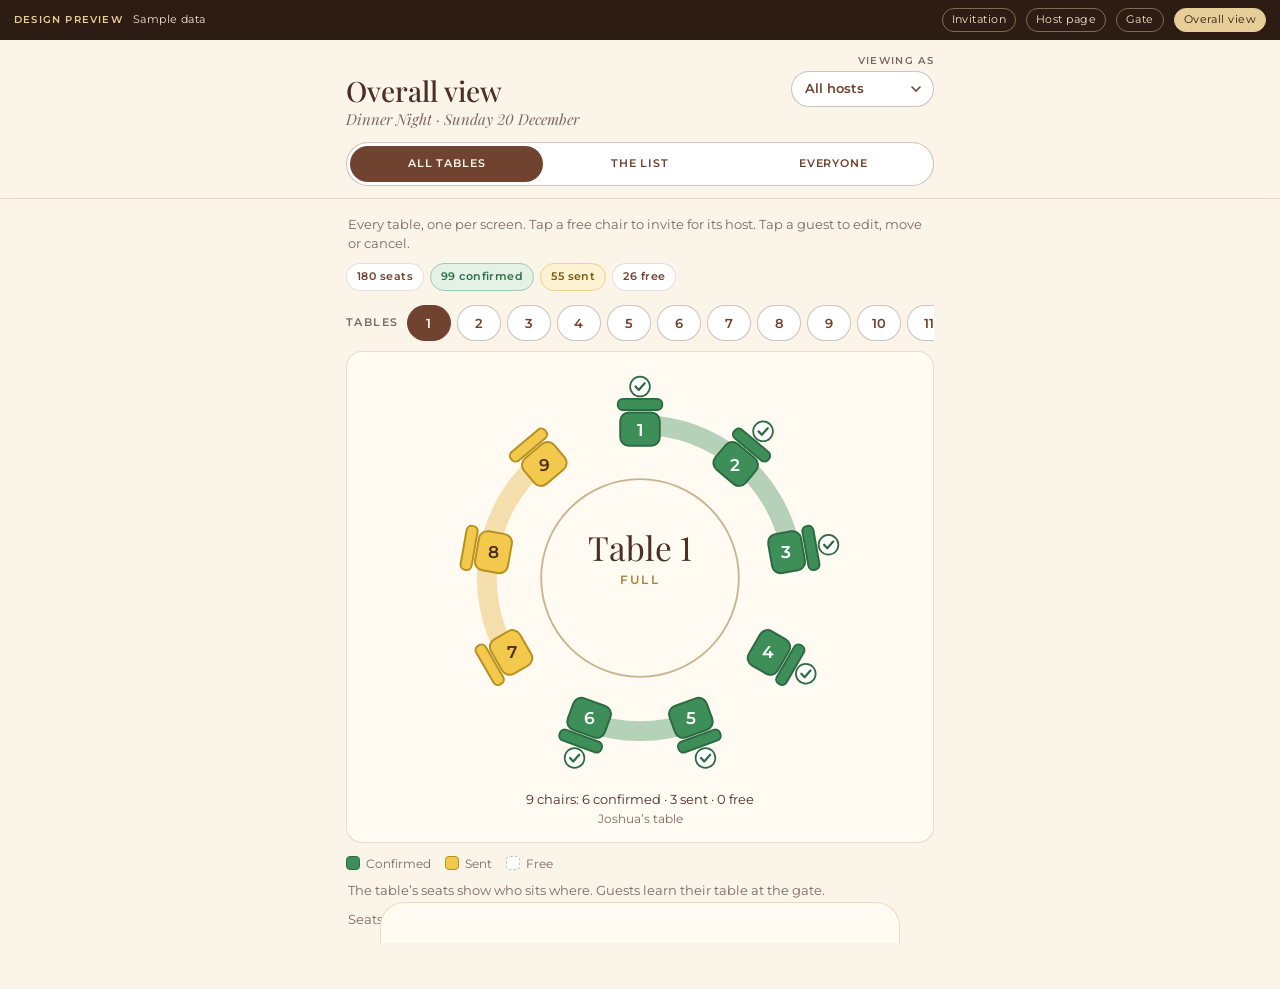
<file: admin.html>
<!DOCTYPE html>
<html lang="en">
<head>
<meta charset="utf-8">
<meta name="viewport" content="width=device-width,initial-scale=1,viewport-fit=cover">
<meta name="robots" content="noindex">
<meta name="theme-color" content="#fbf4e8">
<title>Overall view · Dinner Night</title>
<link rel="icon" href="./icon.svg" type="image/svg+xml">
<link rel="apple-touch-icon" href="./icon-180.png">
<meta name="apple-mobile-web-app-capable" content="yes">
<meta name="apple-mobile-web-app-status-bar-style" content="default">
<meta name="apple-mobile-web-app-title" content="Overall view">
<link rel="preconnect" href="https://fonts.googleapis.com">
<link rel="preconnect" href="https://fonts.gstatic.com" crossorigin>
<link href="https://fonts.googleapis.com/css2?family=Playfair+Display:ital,wght@0,400;0,500;1,400&family=Montserrat:wght@400;500;600&display=swap" rel="stylesheet">
<link rel="stylesheet" href="./staff.css?v=35">
<link rel="stylesheet" href="./app.css?v=35">
</head>
<body>
<div class="preview">
  <b>Design preview</b><span>Sample data</span>
  <span class="spacer"></span>
  <a href="./index.html?review">Invitation</a><a href="./host.html">Host page</a><a href="./gate.html">Gate</a><a href="./admin.html" aria-current="page">Overall view</a>
</div>
<!-- the page itself is drawn by app.js: the same page for a host and for the overall view -->
<div id="app"></div>
<!-- ?v= changes with every update, so a phone never mixes a new page with scripts it kept from before -->
<script>window.MODE='admin';</script>
<script src="./config.js?v=35"></script>
<script src="./api.js?v=35"></script>
<script src="./live.js?v=35"></script>
<script src="./room.js?v=35"></script>
<script src="./demo-data.js?v=35"></script>
<script src="./app.js?v=35"></script>
<script src="./install.js?v=35"></script>
</body>
</html>
</file>
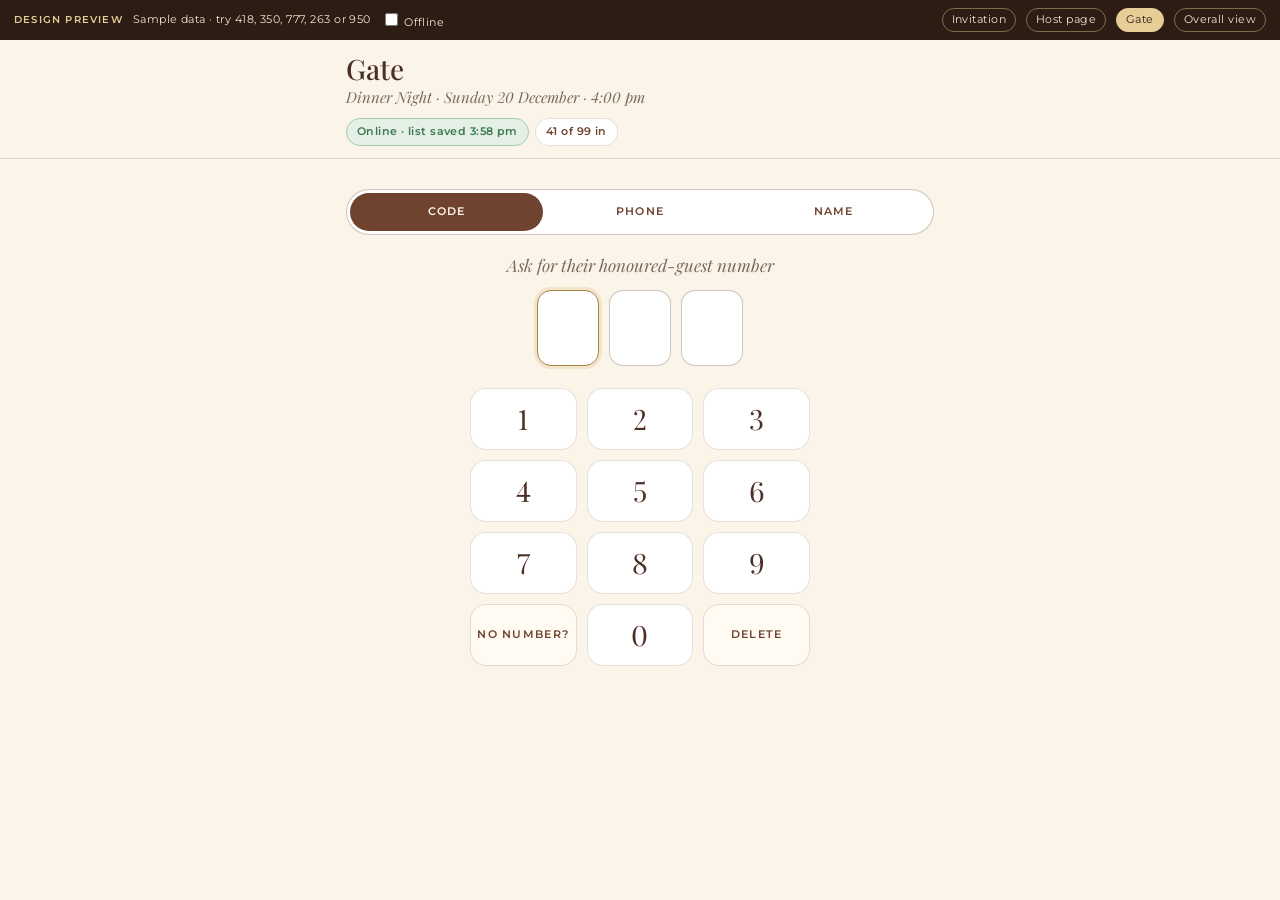
<file: gate.html>
<!DOCTYPE html>
<html lang="en">
<head>
<meta charset="utf-8">
<meta name="viewport" content="width=device-width,initial-scale=1,viewport-fit=cover">
<meta name="robots" content="noindex">
<meta name="theme-color" content="#fbf4e8">
<title>Gate · Dinner Night</title>
<link rel="icon" href="./icon.svg" type="image/svg+xml">
<link rel="apple-touch-icon" href="./icon-180.png">
<meta name="apple-mobile-web-app-capable" content="yes">
<meta name="apple-mobile-web-app-status-bar-style" content="default">
<meta name="apple-mobile-web-app-title" content="Gate">
<link rel="preconnect" href="https://fonts.googleapis.com">
<link rel="preconnect" href="https://fonts.gstatic.com" crossorigin>
<link href="https://fonts.googleapis.com/css2?family=Playfair+Display:ital,wght@0,400;0,500;1,400&family=Montserrat:wght@400;500;600&display=swap" rel="stylesheet">
<link rel="stylesheet" href="./staff.css?v=35">
<style>
.offline-note{margin-top:12px}
.offline-note[hidden]{display:none}
.ask{margin:18px 0 0;text-align:center;font-family:var(--serif);font-style:italic;font-size:17px;color:var(--soft)}
.digits{display:flex;justify-content:center;gap:10px;margin-top:12px}
.digits span{width:62px;height:76px;display:grid;place-items:center;border:1.5px solid var(--line-strong);border-radius:14px;background:#fff;font-family:var(--serif);font-size:40px;color:var(--choc-deep);font-variant-numeric:lining-nums tabular-nums}
.digits span.on{border-color:var(--gold-deep);box-shadow:0 0 0 3px rgba(197,154,82,.18)}
.pad{display:grid;grid-template-columns:repeat(3,1fr);gap:10px;max-width:340px;margin:22px auto 0}
.pad button{min-height:62px;border-radius:16px;border:1px solid var(--line);background:#fff;font-family:var(--serif);font-size:28px;color:var(--choc-deep);cursor:pointer}
.pad button.fn{font-family:var(--sans);font-size:11px;font-weight:600;letter-spacing:.12em;text-transform:uppercase;color:var(--choc);background:var(--card)}
.pad button:active{background:var(--cream)}
.big-table{margin-top:6px;font-family:var(--serif);font-weight:500;font-size:clamp(40px,12vw,60px);line-height:1.05;color:var(--choc-deep);text-align:center;overflow-wrap:anywhere}
.big-table.long{font-size:clamp(26px,8vw,40px);overflow-wrap:normal}   /* a table set aside under a long name */
.table-no{margin-top:4px;text-align:center;font-size:12px;font-weight:600;letter-spacing:.2em;text-transform:uppercase;color:var(--gold-deep)}
.who{margin-top:6px;text-align:center;font-size:14px;color:var(--soft)}
.who b{color:var(--choc-deep);font-weight:600}
.count{margin-top:10px;text-align:center;font-size:12px;font-weight:600;letter-spacing:.14em;text-transform:uppercase;color:var(--choc)}
.match{display:flex;align-items:center;gap:12px;padding:12px 0;border-top:1px solid var(--line)}
.match .t{flex:1}
.match .t b{display:block;font-family:var(--serif);font-weight:500;font-size:22px;color:var(--choc-deep)}
.match .t span{font-size:12px;color:var(--soft)}
.sheet .field{max-width:300px;margin:16px auto 0}
.sheet .field .lab{text-align:center}
.sheet h3{text-align:center}
/* three ways to find a guest: their code, the phone number the invitation went to, or their name under their host */
.ways{display:grid;grid-template-columns:repeat(3,1fr);margin-top:16px;border:1px solid var(--line-strong);border-radius:999px;padding:3px;background:#fff}
.ways button{min-height:38px;border:0;border-radius:999px;background:transparent;font-size:11px;font-weight:600;letter-spacing:.1em;text-transform:uppercase;color:var(--choc);cursor:pointer}
.ways button[aria-selected="true"]{background:var(--choc);color:var(--ivory)}
.ways button:focus-visible{outline:2px solid var(--gold-deep);outline-offset:2px}
.way[hidden]{display:none}
.find{display:block;width:100%;min-height:52px;margin-top:12px;padding:0 16px;border:1.5px solid var(--line-strong);border-radius:14px;background:#fff;font-size:20px;color:var(--choc-deep);outline:none;-webkit-appearance:none;appearance:none}
.find:focus{border-color:var(--gold-deep);box-shadow:0 0 0 3px rgba(197,154,82,.18)}
.find.small{min-height:46px;font-size:16px}
select.find{padding-right:38px;background:#fff url("data:image/svg+xml,%3Csvg xmlns='http://www.w3.org/2000/svg' width='12' height='7'%3E%3Cpath d='M1 1l5 5 5-5' fill='none' stroke='%236f432f' stroke-width='1.6' stroke-linecap='round'/%3E%3C/svg%3E") no-repeat right 16px center;cursor:pointer}
.hint{margin:8px 2px 0;font-size:13px;line-height:1.45;color:var(--soft);text-align:center}
.found{list-style:none;margin:10px 0 0;padding:0}
.found li{border-top:1px solid var(--line)}
.found button{display:flex;align-items:center;gap:12px;width:100%;padding:12px 2px;border:0;background:none;text-align:left;font:inherit;color:var(--choc-deep);cursor:pointer}
.found .no{flex:none;min-width:48px;font-family:var(--serif);font-size:24px;line-height:1;font-variant-numeric:lining-nums tabular-nums}
.found .d{flex:1;min-width:0;font-size:14px}
.found .d b{display:block;font-weight:600;overflow:hidden;text-overflow:ellipsis;white-space:nowrap}
.found .d small{display:block;margin-top:2px;font-size:12px;color:var(--soft)}
.found .st{flex:none;padding:3px 8px;border-radius:999px;border:1px solid;font-size:9.5px;font-weight:600;letter-spacing:.08em;text-transform:uppercase;white-space:nowrap}
.st.conf{background:#e3f1e7;border-color:#9fcdb0;color:#2f6f46}
.st.in{background:#e1ebf3;border-color:#9dbad2;color:#24506f}
.st.sent{background:#fdf3d3;border-color:#ecd38a;color:#7a5c0c}
.sheet .meta{text-align:center}
</style>
</head>
<body>
<div class="preview">
  <b>Design preview</b><span>Sample data · try 418, 350, 777, 263 or 950</span>
  <label><input type="checkbox" id="offline"> Offline</label>
  <span class="spacer"></span>
  <a href="./index.html?review">Invitation</a><a href="./host.html">Host page</a><a href="./gate.html" aria-current="page">Gate</a><a href="./admin.html">Overall view</a>
</div>
<header class="top"><div class="in">
  <h1>Gate</h1>
  <div class="sub">Dinner Night · Sunday 20 December · 4:00 pm</div>
  <div class="chips"><span class="chip ok" id="net">Online · list saved 3:58 pm</span><span class="chip" id="inCount"></span></div>
</div></header>
<main class="wrap">
  <div class="banner warn offline-note" id="offlineNote" hidden>No signal. The full list is saved on this phone, so the gate works as normal. Admissions sync when the signal returns.</div>
  <nav class="ways" role="tablist" aria-label="Find a guest by">
    <button type="button" role="tab" id="wCode" aria-selected="true" aria-controls="pCode">Code</button>
    <button type="button" role="tab" id="wPhone" aria-selected="false" aria-controls="pPhone">Phone</button>
    <button type="button" role="tab" id="wName" aria-selected="false" aria-controls="pName">Name</button>
  </nav>
  <div class="way" id="pCode" role="tabpanel" aria-labelledby="wCode">
    <p class="ask">Ask for their honoured-guest number</p>
    <div class="digits" id="digits" aria-live="polite"><span></span><span></span><span></span></div>
    <div class="pad" id="pad">
      <button type="button">1</button><button type="button">2</button><button type="button">3</button>
      <button type="button">4</button><button type="button">5</button><button type="button">6</button>
      <button type="button">7</button><button type="button">8</button><button type="button">9</button>
      <button type="button" class="fn" data-k="help">No number?</button><button type="button">0</button><button type="button" class="fn" data-k="back" aria-label="Delete">Delete</button>
    </div>
  </div>
  <div class="way" id="pPhone" role="tabpanel" aria-labelledby="wPhone" hidden>
    <p class="ask">Ask for the phone number their invitation came to</p>
    <input class="find" id="phoneIn" type="tel" inputmode="tel" autocomplete="off" placeholder="024 123 4567" aria-label="Their phone number">
    <p class="hint" id="phoneMsg" aria-live="polite">Type the whole number. A number from abroad needs its country code, like +44.</p>
    <ul class="found" id="phoneList"></ul>
  </div>
  <div class="way" id="pName" role="tabpanel" aria-labelledby="wName" hidden>
    <p class="ask">Who invited them?</p>
    <select class="find small" id="hostIn" aria-label="Their host"></select>
    <input class="find small" id="nameIn" type="search" autocomplete="off" placeholder="Find a name" aria-label="Find a name">
    <p class="hint" id="nameMsg" aria-live="polite"></p>
    <ul class="found" id="nameList"></ul>
  </div>
</main>

<div class="veil" id="veil"></div>
<section class="sheet" id="sheet" role="dialog" aria-modal="true" aria-labelledby="sheetTitle" inert></section>
<div class="toast" id="toast" role="status" aria-live="polite"></div>

<!-- ?v= changes with every update, so a phone never mixes a new page with scripts it kept from before -->
<script src="./config.js?v=35"></script>
<script src="./api.js?v=35"></script>
<script src="./live.js?v=35"></script>
<script src="./demo-data.js?v=35"></script>
<script src="./install.js?v=35"></script>
<script>
(function(){
  'use strict';
  /* two modes: the design preview with sample data, or the real gate (?k=the gate's code) with the list from the database,
     kept on this phone so the gate works with no signal; admissions made offline wait here and are sent when it returns */
  var L=window.LIVE,D=window.DEMO;
  var standalone=(window.matchMedia&&window.matchMedia('(display-mode: standalone)').matches)||navigator.standalone===true;
  if(!L.on&&standalone){   /* opened from the home-screen icon on a phone that doesn't remember the gate's code: ask for the link once */
    document.querySelector('main.wrap').innerHTML='<section class="card"><div class="card-head"><h2>Open the gate link once</h2></div><p class="hint" style="text-align:left;margin-top:8px">This phone doesn’t have the gate’s code yet. Open the gate link Michael sent, once, on this phone. After that, this icon opens the gate.</p></section>';
    document.querySelector('.preview').hidden=true;return;
  }
  var entry='',digits=[].slice.call(document.querySelectorAll('#digits span'));
  var sheet=document.getElementById('sheet'),veil=document.getElementById('veil'),toast=document.getElementById('toast');
  function esc(t){return String(t).replace(/[&<>"]/g,function(c){return {'&':'&amp;','<':'&lt;','>':'&gt;','"':'&quot;'}[c];});}
  function clock(){var d=new Date(),hr=d.getHours(),mi=d.getMinutes();return (hr%12||12)+':'+(mi<10?'0':'')+mi+(hr<12?' am':' pm');}
  function showToast(m){toast.textContent=m;toast.classList.add('show');clearTimeout(showToast.t);showToast.t=setTimeout(function(){toast.classList.remove('show');},2400);}
  function plural(n,one,many){return n+' '+(n===1?one:(many||one+'s'));}
  /* people, not numbers: a household of four that confirmed three counts three */
  function att(v){return v.att||v.seats||1;}
  function counts(){
    var conf=0,inn=0;D.invites.forEach(function(v){if(v.status==='confirmed'){conf+=att(v);inn+=Math.min(att(v),v.arrived||0);}});
    document.getElementById('inCount').textContent=inn+' of '+conf+' in';
  }
  var CACHE='mibea26-gate-list',QUEUE='mibea26-gate-queue',savedAt=null,online=true;
  function load(k,d){try{return JSON.parse(localStorage.getItem(k))||d;}catch(e){return d;}}
  function save(k,v){try{localStorage.setItem(k,JSON.stringify(v));}catch(e){}}
  function netChip(){
    var net=document.getElementById('net'),note=document.getElementById('offlineNote'),q=queue().length;
    var at=savedAt?LIVE.clock(savedAt):'';
    net.textContent=online?'Online'+(at?' · list saved '+at:''):'No signal'+(at?' · list from '+at:'');
    net.className='chip '+(online?'ok':'warn');note.hidden=online;
    if(q)net.textContent+=' · '+q+' to send';
  }
  /* a fresh list from the database; anyone let in on this phone but not sent yet stays in */
  function apply(json){
    D=LIVE.build(json);savedAt=json.at||new Date().toISOString();
    queue().forEach(function(a){var v=D.byNum[a.num];if(v){v.arrived=Math.min(att(v),(v.arrived||0)+a.n);v.arrivedAt=LIVE.clock(a.at);}});
    counts();netChip();
    if(typeof way!=='undefined'&&way==='Name'){fillHosts();nameFind();}   /* a fresh list redraws an open Name tab */
  }
  /* admissions waiting to be sent: one number, how many came in, when, and an id so a resend is never counted twice */
  function queue(){return load(QUEUE,[]).filter(function(a){return a&&a.num&&a.n;});}
  function pull(){
    return API.rpc('gate_list',{p_token:L.token}).then(function(r){
      if(!r||r.error){document.querySelector('.ask').textContent='This gate link isn’t working. Ask Michael for it again.';return;}
      online=true;save(CACHE,r);apply(r);
    }).catch(function(){online=false;netChip();});
  }
  function flush(){
    var q=queue();if(!q.length)return Promise.resolve();
    var a=q[0];
    return API.rpc('gate_admit',{p_token:L.token,p_num:a.num,p_n:a.n,p_at:a.at,p_id:a.id}).then(function(){
      save(QUEUE,queue().filter(function(x){return x.id!==a.id;}));online=true;netChip();return flush();
    }).catch(function(){online=false;netChip();});
  }
  function draw(){digits.forEach(function(d,i){d.textContent=entry.charAt(i);d.classList.toggle('on',i===entry.length);});}
  function press(k){
    if(sheet.classList.contains('show'))return;
    if(k==='back'){entry=entry.slice(0,-1);draw();return;}
    if(k==='help'){noNumber();return;}
    if(entry.length>=3)return;
    entry+=k;draw();
    if(entry.length===3)setTimeout(function(){lookup(entry);},180);
  }
  document.getElementById('pad').addEventListener('click',function(e){var b=e.target.closest('button');if(!b)return;press(b.getAttribute('data-k')||b.textContent);});
  document.addEventListener('keydown',function(e){
    if(sheet.classList.contains('show')){if(e.key==='Escape')closeSheet();return;}
    if(way!=='Code'||e.target.closest('input,select,textarea'))return;   /* the keypad listens only on the Code tab */
    if(/^[0-9]$/.test(e.key))press(e.key);else if(e.key==='Backspace')press('back');
  });

  var trigger=null;
  function openSheet(inner){trigger=document.activeElement;sheet.innerHTML=inner;sheet.inert=false;sheet.classList.add('show');veil.classList.add('show');var f=sheet.querySelector('#gAdmit')||sheet.querySelector('input,button');if(f)f.focus({preventScroll:true});}
  function closeSheet(){sheet.classList.remove('show');veil.classList.remove('show');sheet.inert=true;entry='';draw();if(trigger&&trigger.focus)trigger.focus();if(fresh)fresh();}
  var fresh=null;   /* after a guest is let in from Phone or Name, the box is cleared for the next one */
  veil.addEventListener('click',closeSheet);

  /* a number is one invitation, for one to four people: confirmed, never confirmed, or not one of ours */
  function lookup(code){
    var v=D.byNum[+code];
    if(!v){
      openSheet('<h3 id="sheetTitle">No invitation with '+code+'</h3><div class="meta">Check the number with them</div>'+
        '<div class="stack"><button class="btn primary wide" id="gBack" type="button">Try again</button><button class="btn wide" id="gHelp" type="button">They don’t have a number</button></div>');
      document.getElementById('gBack').onclick=closeSheet;document.getElementById('gHelp').onclick=noNumber;return;
    }
    var host=D.hostName(v.host);
    if(v.status==='confirmed')return guest(v);
    openSheet('<h3 id="sheetTitle">Honoured guest '+v.num+'</h3><div class="meta">'+(v.name?esc(v.name)+' · ':'')+esc(host)+'’s '+(v.seats>1?'guests · '+v.seats+' seats':'guest')+'</div>'+
      '<div class="banner warn">Invited, but they never confirmed. Call '+esc(host)+' before letting them in.</div>'+
      '<div class="stack"><button class="btn primary wide" id="gCall" type="button">Call '+esc(host)+'</button><button class="btn wide" id="gNext" type="button">Next guest</button></div>');
    document.getElementById('gCall').onclick=function(){callHost(v.host);};
    document.getElementById('gNext').onclick=closeSheet;
  }
  /* hosts' phone numbers live only in the database, never in this page's code */
  function callHost(k){
    var h=D.HOSTS[k]||{},p=String(h.phone||'').replace(/\D/g,'');
    if(L.on&&p){location.href='tel:'+(p.charAt(0)==='0'?'+233'+p.slice(1):'+'+p);return;}
    showToast(L.on?'No number saved for '+(h.name||'this host'):'Preview: this would call '+(h.name||''));
  }
  function rid(){return Date.now().toString(36)+Math.random().toString(36).slice(2,8);}
  /* the table number, big, then its name and the seats there so the ushers can take them straight to them */
  function where(v){
    if(!v.table)return '<div class="big-table">No table yet</div><div class="table-no">Call the host</div>';
    var seats=v.chairs&&v.chairs.length?' · '+L.seatWords(v.chairs):'';
    if(D.special&&D.special(v.table)){var n=D.tableName(v.table);return '<div class="big-table'+(n.length>12?' long':'')+'">'+esc(n)+'</div><div class="table-no">'+(seats?seats.slice(3):'')+'</div>';}   /* set aside under its own name, no number */
    return '<div class="big-table">Table '+v.table+'</div><div class="table-no">'+esc(D.tableName(v.table))+seats+'</div>';
  }

  /* a confirmed number: the table, who invited them, and how many of its people are in. A household may come in
     together or one by one, never more than it confirmed */
  function guest(v){
    var host=D.hostName(v.host),n=att(v),left=n-Math.min(n,v.arrived||0);
    var html='<div class="meta" id="sheetTitle">Honoured guest '+v.num+' · your table is</div>'+where(v)+
      '<div class="who">'+(v.family?'<b>'+esc(v.name||host+(v.own==='wife'?'’s wife':v.seats>1?' and wife':''))+'</b> · family':(v.name?'<b>'+esc(v.name)+'</b> · ':'Check who invited them: ')+'<b>'+esc(host)+'</b>’s guest'+(v.seats>1?'s':''))+'</div>'+
      (v.kids?'<div class="who">With '+v.kids+' children, who take no chair</div>':'')+
      (n>1?'<div class="count">'+(n-left)+' of '+n+' in</div>':'');
    if(left<=0){
      html+='<div class="banner bad">'+(n>1?'All '+n+' already in':'Already in')+(v.arrivedAt?(n>1?', the last at ':' at ')+esc(v.arrivedAt):'')+'. Nobody else comes in on '+v.num+'. If something looks wrong, call '+esc(host)+'.</div>'+
        '<div class="stack"><button class="btn primary wide" id="gCall" type="button">Call '+esc(host)+'</button><button class="btn wide" id="gNext" type="button">Next guest</button></div>';
    }else{
      if(left>1)html+='<div class="field"><span class="lab" id="nLab">How many are here now?</span><div class="stepper" role="group" aria-labelledby="nLab"><button type="button" id="nM" aria-label="One fewer">−</button><output id="nO">'+left+'</output><button type="button" id="nP" aria-label="One more">+</button></div></div>';
      html+='<div class="stack"><button class="btn green wide" id="gAdmit" type="button">Let in '+(left>1?plural(left,'person','people'):v.num)+'</button><button class="btn wide" id="gNext" type="button">Cancel</button></div>';
    }
    openSheet(html);
    document.getElementById('gNext').onclick=closeSheet;
    var call=document.getElementById('gCall');if(call)call.onclick=function(){callHost(v.host);};
    var btn=document.getElementById('gAdmit');if(!btn)return;
    var k=left;
    if(left>1){
      var o=document.getElementById('nO'),m=document.getElementById('nM'),p=document.getElementById('nP');
      var upd=function(){o.textContent=k;m.disabled=k<=1;p.setAttribute('aria-disabled',String(k>=left));btn.textContent='Let in '+plural(k,'person','people');};
      /* more than the number still has: say so, rather than a button that does nothing */
      m.onclick=function(){k=Math.max(1,k-1);upd();};
      p.onclick=function(){if(k>=left){showToast(v.num+' can let in '+plural(left,'more person','more people')+'. For anyone else, call the host.');return;}k=Math.min(left,k+1);upd();};upd();
    }
    btn.onclick=function(){
      v.arrived=Math.min(n,(v.arrived||0)+k);v.arrivedAt=clock();counts();
      if(L.on){var q=queue();q.push({id:rid(),num:v.num,n:k,at:new Date().toISOString()});save(QUEUE,q);netChip();flush();}
      var rest=n-v.arrived;
      sheet.innerHTML='<div class="meta" id="sheetTitle">Let in · honoured guest '+v.num+'</div>'+where(v)+
        '<div class="banner ok" style="text-align:center">'+(v.table?'Show them to '+esc(D.tableLabel(v.table))+'.':'Ask '+esc(host)+' where they sit.')+(rest>0?' '+rest+' more can still come in on '+v.num+'.':'')+'</div>';
      fresh=function(){fresh=null;if(way==='Phone'){$('phoneIn').value='';phoneFind();}if(way==='Name'){$('nameIn').value='';nameFind();}};
      setTimeout(closeSheet,rest>0?3200:2400);
    };
  }

  /* a guest with no number: it is in their host's WhatsApp message, or the host can say */
  function noNumber(){
    var keys=Object.keys(D.HOSTS);
    openSheet('<h3 id="sheetTitle">No number?</h3><div class="meta">Find them another way</div>'+
      '<div class="pair" style="display:grid;grid-template-columns:1fr 1fr;gap:10px;margin-top:14px"><button class="btn primary" type="button" id="gByPhone">By phone</button><button class="btn primary" type="button" id="gByName">By name</button></div>'+
      '<p class="meta" style="margin-top:16px;text-align:left">Still nothing? Ask who invited them and call that host.</p>'+
      '<div style="margin-top:6px">'+keys.map(function(k){return '<div class="match"><div class="t"><b>'+esc(D.HOSTS[k].name)+'</b><span>'+(D.HOSTS[k].role?D.HOSTS[k].role+' · ':'')+'host</span></div><button class="btn" type="button" data-k="'+k+'">Call</button></div>';}).join('')+'</div>'+
      '<div class="stack"><button class="btn wide" id="gBack" type="button">Back</button></div>');
    sheet.querySelectorAll('button[data-k]').forEach(function(b){b.onclick=function(){callHost(b.getAttribute('data-k'));};});
    document.getElementById('gBack').onclick=closeSheet;
    document.getElementById('gByPhone').onclick=function(){closeSheet();showWay('Phone');};
    document.getElementById('gByName').onclick=function(){closeSheet();showWay('Name');};
  }

  /* ---------- Phone and Name: the same guest sheet as the code, reached another way ---------- */
  function $(id){return document.getElementById(id);}
  var ways=['Code','Phone','Name'],way='Code';
  function showWay(w){
    way=w;
    ways.forEach(function(x){$('w'+x).setAttribute('aria-selected',String(x===w));$('p'+x).hidden=x!==w;});
    if(w==='Phone'){$('phoneIn').focus();phoneFind();}
    if(w==='Name'){fillHosts();nameFind();}
  }
  ways.forEach(function(x){$('w'+x).addEventListener('click',function(){showWay(x);});});
  /* one guest, one line: their number, name, whose guest, table, and whether they're in */
  function label(v){var h=D.hostName(v.host);return v.name||(v.family?h+(v.own==='wife'?'’s wife':v.seats>1?' and wife':''):'No name given');}
  function line(v){
    var n=att(v),inn=Math.min(n,v.arrived||0);
    var st=v.status!=='confirmed'?['sent','Not confirmed']:inn>=n?['in','In']:inn?['in',inn+' of '+n+' in']:['conf','Confirmed'];
    return '<li><button type="button" data-n="'+v.num+'"><span class="no">'+v.num+'</span><span class="d"><b>'+esc(label(v))+'</b>'+
      '<small>'+esc(D.hostName(v.host))+(v.family?', family':'’s guest')+(v.table?' · '+(D.special&&D.special(v.table)?esc(D.tableName(v.table)):'Table '+v.table):'')+' · '+plural(v.status==='confirmed'?n:v.seats,'seat')+'</small></span>'+
      '<span class="st '+st[0]+'">'+st[1]+'</span></button></li>';
  }
  function pickFrom(list){list.addEventListener('click',function(e){var b=e.target.closest('button[data-n]');if(b)lookup(b.getAttribute('data-n'));});}
  pickFrom($('phoneList'));pickFrom($('nameList'));
  /* the number a guest gives, matched against each invitation's fingerprint of its number (the sample has the numbers) */
  function hex(buf){return [].map.call(new Uint8Array(buf),function(b){return (b<16?'0':'')+b.toString(16);}).join('');}
  function fingerprint(p){
    if(!L.on)return Promise.resolve(p);
    if(!window.crypto||!crypto.subtle)return Promise.reject();
    return crypto.subtle.digest('SHA-256',new TextEncoder().encode(L.token+':'+p)).then(hex);
  }
  var asked='';
  function phoneFind(){
    var raw=$('phoneIn').value,p=L.phone(raw),msg=$('phoneMsg'),out=$('phoneList'),digitsN=raw.replace(/\D/g,'').length;
    asked=p;out.innerHTML='';
    if(!p){msg.textContent=digitsN>=10?'Check the number. A number from abroad needs its country code, like +44.':'Type the whole number. A number from abroad needs its country code, like +44.';return;}
    fingerprint(p).then(function(f){
      if(asked!==p)return;
      var hits=D.invites.filter(function(v){return (L.on?v.ph:v.phone)===f;});
      if(!hits.length){msg.textContent='No invitation came to '+L.showPhone(p)+'. Try their name, or ask for the number again.';return;}
      if(hits.length===1&&!sheet.classList.contains('show'))return lookup(String(hits[0].num));
      msg.textContent=hits.length+' invitations came to '+L.showPhone(p)+'. Tap theirs.';
      out.innerHTML=hits.map(line).join('');
    },function(){msg.textContent='This phone can’t search by number. Use the code or the name.';});
  }
  $('phoneIn').addEventListener('input',phoneFind);
  /* by name: choose their host, then find the name or scroll their list */
  function fillHosts(){
    var s=$('hostIn'),keys=Object.keys(D.HOSTS);
    if(s.options.length===keys.length+2)return;
    var keep=s.value;
    s.innerHTML='<option value="">Choose their host</option>'+keys.map(function(k){var h=D.HOSTS[k];return '<option value="'+k+'">'+esc(h.name+(h.role?' ('+h.role+')':''))+'</option>';}).join('')+'<option value="*">Every host</option>';
    s.value=keep;
  }
  function nameFind(){
    var k=$('hostIn').value,q=$('nameIn').value.trim().toLowerCase(),msg=$('nameMsg'),out=$('nameList');
    if(!k&&!q){msg.textContent='Their list shows once you choose. You can also type a name straight away.';out.innerHTML='';return;}
    var hits=D.invites.filter(function(v){
      if(v.num==null)return false;
      if(k&&k!=='*'&&v.host!==k)return false;
      return !q||(label(v)+' '+v.num).toLowerCase().indexOf(q)>=0;
    }).sort(function(a,b){return label(a).localeCompare(label(b));});
    msg.textContent=hits.length?plural(hits.length,'invitation')+(k&&k!=='*'?' from '+D.hostName(k):'')+(q?' matching “'+$('nameIn').value.trim()+'”':''):(q?'Nobody matches “'+$('nameIn').value.trim()+'”'+(k&&k!=='*'?' among '+D.hostName(k)+'’s guests':'')+'.':'No invitations yet.');
    out.innerHTML=hits.map(line).join('');
  }
  $('hostIn').addEventListener('change',nameFind);
  $('nameIn').addEventListener('input',nameFind);

  var off=document.getElementById('offline'),net=document.getElementById('net'),note=document.getElementById('offlineNote');
  off.addEventListener('change',function(){
    net.textContent=off.checked?'Offline · using the saved list':'Online · list saved 3:58 pm';
    net.className='chip '+(off.checked?'warn':'ok');note.hidden=!off.checked;
  });
  draw();
  if(L.on){
    var cached=load(CACHE,null);if(cached)apply(cached);else{D={invites:[],byNum:{},groups:{},group:function(v){return [v];},held:function(){return 0;},HOSTS:{},hostName:function(){return '';},tableName:function(){return '';},tableLabel:function(){return '';}};counts();}
    pull().then(flush);
    setInterval(function(){flush().then(pull);},30000);
    window.addEventListener('online',function(){flush().then(pull);});
    window.addEventListener('offline',function(){online=false;netChip();});
  }else counts();
})();
</script>
</body>
</html>
</file>
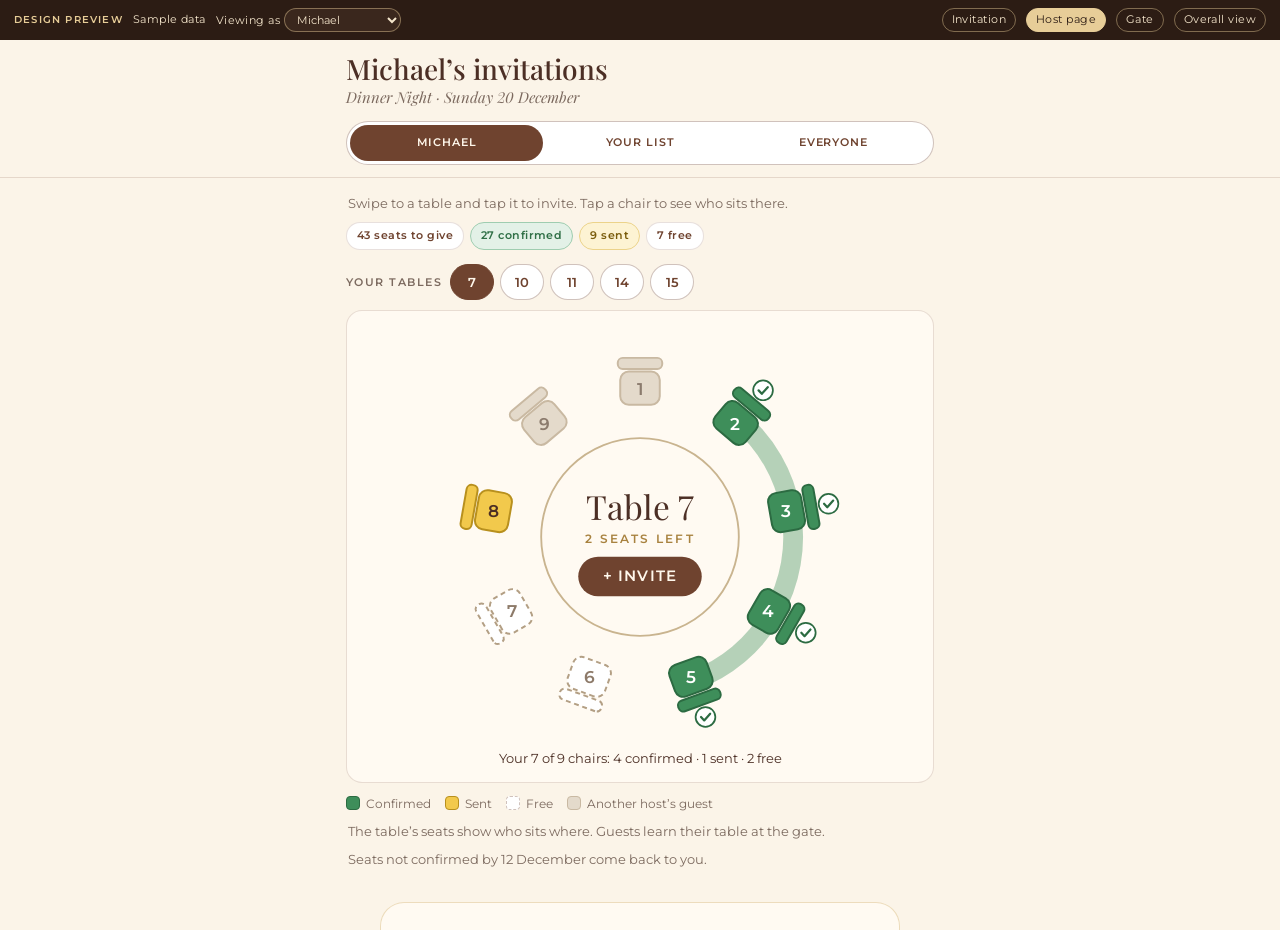
<file: host.html>
<!DOCTYPE html>
<html lang="en">
<head>
<meta charset="utf-8">
<meta name="viewport" content="width=device-width,initial-scale=1,viewport-fit=cover">
<meta name="robots" content="noindex">
<meta name="theme-color" content="#fbf4e8">
<title>Your invitations · Dinner Night</title>
<link rel="icon" href="./icon.svg" type="image/svg+xml">
<link rel="apple-touch-icon" href="./icon-180.png">
<meta name="apple-mobile-web-app-capable" content="yes">
<meta name="apple-mobile-web-app-status-bar-style" content="default">
<meta name="apple-mobile-web-app-title" content="Dinner Night">
<link rel="preconnect" href="https://fonts.googleapis.com">
<link rel="preconnect" href="https://fonts.gstatic.com" crossorigin>
<link href="https://fonts.googleapis.com/css2?family=Playfair+Display:ital,wght@0,400;0,500;1,400&family=Montserrat:wght@400;500;600&display=swap" rel="stylesheet">
<link rel="stylesheet" href="./staff.css?v=35">
<link rel="stylesheet" href="./app.css?v=35">
</head>
<body>
<div class="preview">
  <b>Design preview</b><span>Sample data</span>
  <label>Viewing as <select id="who" aria-label="Viewing as"></select></label>
  <span class="spacer"></span>
  <a href="./index.html?review">Invitation</a><a href="./host.html" aria-current="page">Host page</a><a href="./gate.html">Gate</a><a href="./admin.html">Overall view</a>
</div>
<!-- the page itself is drawn by app.js: the same page for a host and for the overall view -->
<div id="app"></div>
<!-- ?v= changes with every update, so a phone never mixes a new page with scripts it kept from before -->
<script src="./config.js?v=35"></script>
<script src="./api.js?v=35"></script>
<script src="./live.js?v=35"></script>
<script src="./room.js?v=35"></script>
<script src="./demo-data.js?v=35"></script>
<script src="./app.js?v=35"></script>
<script src="./install.js?v=35"></script>
</body>
</html>
</file>
<file: staff.css>
/* Shared look for the host board, the gate and the overall view: the invitation's palette and type */
:root{
  --ivory:#fff8ec;--paper:#fbf4e8;--card:#fffaf2;--cream:#efe2cc;
  --gold:#c9a45e;--gold-deep:#a8823f;--choc:#6f432f;--choc-deep:#4c2f25;--ink:#3d2a22;--soft:#7c6a5f;
  --line:rgba(111,67,47,.16);--line-strong:rgba(111,67,47,.32);
  --sent:#fffaf1;--sent-line:#e3d2b3;--confirmed:#6f432f;--declined:#f6e1c3;--declined-line:#e0b97c;--declined-ink:#7a4f12;
  --arrived:#3e7a4f;--bad:#a3392b;
  --serif:'Playfair Display',Georgia,'Times New Roman',serif;--sans:'Montserrat',Arial,sans-serif;
}
*{box-sizing:border-box}
html{-webkit-text-size-adjust:100%}
body{margin:0;background:var(--paper);color:var(--ink);font-family:var(--sans);font-size:14px;line-height:1.45;-webkit-tap-highlight-color:transparent;font-variant-numeric:lining-nums}
button,input,select{font:inherit}
a{color:inherit}

.live .preview,.live .demo-only{display:none!important}   /* a real page: no design-preview ribbon */
.preview{display:flex;flex-wrap:wrap;align-items:center;gap:6px 10px;padding:8px 14px;background:#2c1c14;color:#f5e6cc;font-size:11px;letter-spacing:.04em}
.preview b{font-weight:600;color:#e7cd98;letter-spacing:.12em;text-transform:uppercase;font-size:10px}
.preview a{color:#f5e6cc;text-decoration:none;border:1px solid rgba(231,205,152,.45);border-radius:999px;padding:3px 9px}
.preview a[aria-current]{background:#e7cd98;color:#2c1c14;border-color:#e7cd98}
.preview select{background:#3a271d;color:#f5e6cc;border:1px solid rgba(231,205,152,.45);border-radius:999px;padding:3px 8px;font-size:11px}
.preview .spacer{flex:1}

.top{position:sticky;top:0;z-index:5;background:rgba(251,244,232,.95);backdrop-filter:blur(8px);-webkit-backdrop-filter:blur(8px);border-bottom:1px solid var(--line)}
.top .in{max-width:620px;margin:0 auto;padding:14px 16px 12px}
h1{margin:0;font-family:var(--serif);font-weight:500;font-size:28px;line-height:1.1;color:var(--choc-deep)}
.sub{margin-top:2px;font-family:var(--serif);font-style:italic;font-size:15px;color:var(--soft)}
.chips{display:flex;flex-wrap:wrap;gap:6px;margin-top:10px}
.chip{font-size:11px;font-weight:600;letter-spacing:.04em;padding:5px 10px;border-radius:999px;background:#fff;border:1px solid var(--line);color:var(--choc);white-space:nowrap}
.chip.warn{background:var(--declined);border-color:var(--declined-line);color:var(--declined-ink)}
.chip.bad{background:#f8e1dc;border-color:#e3a99e;color:var(--bad)}
.chip.ok{background:#e4efe5;border-color:#a9c9b0;color:var(--arrived)}

.wrap{max-width:620px;margin:0 auto;padding:14px 16px 60px}
.card{background:var(--card);border:1px solid var(--line);border-radius:16px;padding:14px;margin-top:14px}
.card-head{display:flex;align-items:baseline;justify-content:space-between;gap:10px}
.card-head h2{margin:0;font-family:var(--serif);font-weight:500;font-size:22px;color:var(--choc-deep)}
.card-head span{font-size:12px;color:var(--soft);text-align:right}
.section-title{margin:26px 0 0;font-family:var(--sans);font-size:11px;font-weight:600;letter-spacing:.18em;text-transform:uppercase;color:var(--choc)}

.btn{min-height:44px;padding:0 18px;border-radius:999px;border:1px solid var(--line-strong);background:#fff;color:var(--choc);font-size:11px;font-weight:600;letter-spacing:.1em;text-transform:uppercase;display:inline-flex;align-items:center;justify-content:center;cursor:pointer;text-decoration:none}
.btn.primary{background:var(--choc);border-color:var(--choc);color:var(--ivory)}
.btn.green{background:var(--arrived);border-color:var(--arrived);color:#fff}
.btn.wide{width:100%}
.btn:disabled{opacity:.4;cursor:default}
.btn:focus-visible,.box:focus-visible{outline:2px solid var(--gold-deep);outline-offset:3px}
.stack{display:grid;gap:10px;margin-top:16px}

.veil{position:fixed;inset:0;z-index:20;background:rgba(49,32,24,.45);opacity:0;pointer-events:none;transition:opacity .25s}
.veil.show{opacity:1;pointer-events:auto}
.sheet{position:fixed;left:50%;bottom:0;z-index:21;width:min(100%,520px);max-height:92vh;overflow:auto;transform:translate(-50%,105%);background:var(--card);border:1px solid rgba(214,182,118,.45);border-bottom:0;border-radius:24px 24px 0 0;padding:22px 18px calc(18px + env(safe-area-inset-bottom));box-shadow:0 -20px 60px rgba(49,32,24,.25);transition:transform .4s cubic-bezier(.2,.8,.2,1)}
.sheet.show{transform:translate(-50%,0)}
.sheet:not(.show){box-shadow:none}
.sheet h3{margin:0;font-family:var(--serif);font-weight:500;font-size:26px;color:var(--choc-deep)}
.sheet .meta{margin-top:2px;font-size:12px;color:var(--soft)}
.field{margin-top:14px}
.field label,.field .lab{display:block;font-size:11px;font-weight:600;letter-spacing:.14em;text-transform:uppercase;color:var(--choc)}
.field input{display:block;width:100%;margin-top:6px;min-height:48px;padding:0 14px;border:1px solid var(--line-strong);border-radius:12px;background:#fff;font-size:17px;color:var(--choc-deep);outline:none}
.field input:focus{border-color:var(--gold-deep);box-shadow:0 0 0 3px rgba(197,154,82,.18)}
.err{margin-top:6px;font-size:13px;color:var(--bad)}
.err[hidden]{display:none}
.stepper{display:flex;align-items:center;justify-content:space-between;margin-top:6px;border:1px solid var(--line-strong);border-radius:12px;background:#fff;padding:3px}
.stepper button{width:46px;height:42px;border:0;border-radius:9px;background:rgba(111,67,47,.08);font-size:20px;color:var(--choc);cursor:pointer}
.stepper button:disabled,.stepper button[aria-disabled="true"]{opacity:.35;cursor:default}
.stepper output{font-family:var(--serif);font-size:22px;color:var(--choc-deep)}
.msg{margin-top:14px;padding:12px;border-radius:12px;background:#fff;border:1px dashed var(--line-strong);font-size:13px;line-height:1.5;color:var(--ink);white-space:pre-line}
.msg b{display:block;margin-bottom:4px;font-size:10px;letter-spacing:.14em;text-transform:uppercase;color:var(--soft)}
.banner{margin-top:12px;padding:10px 12px;border-radius:12px;font-size:13px;line-height:1.45}
.banner.bad{background:#f8e1dc;color:var(--bad)}
.banner.warn{background:var(--declined);color:var(--declined-ink)}
.banner.ok{background:#e4efe5;color:var(--arrived)}
.kv{display:grid;grid-template-columns:auto 1fr;gap:4px 12px;margin-top:12px;font-size:13px}
.kv dt{color:var(--soft)}
.kv dd{margin:0;color:var(--choc-deep);font-weight:500}

.toast{position:fixed;left:50%;bottom:24px;z-index:30;transform:translate(-50%,12px);opacity:0;pointer-events:none;padding:10px 16px;border-radius:999px;background:var(--choc-deep);color:var(--ivory);font-size:13px;transition:.25s;max-width:90vw;text-align:center}
.toast.show{opacity:1;transform:translate(-50%,0)}
.legend{display:flex;flex-wrap:wrap;gap:8px 14px;margin-top:12px;font-size:12px;color:var(--soft)}
.legend i{display:inline-block;width:14px;height:14px;border-radius:4px;vertical-align:-2px;margin-right:6px;border:1px solid var(--line-strong)}
@media(prefers-reduced-motion:reduce){.sheet,.veil,.toast{transition:none}}

/* the invitation to put the page on the home screen: a strip at the foot of the page, until they do or say Not now */
.install{position:fixed;left:50%;bottom:12px;z-index:15;transform:translateX(-50%);width:min(calc(100% - 24px),560px);display:grid;grid-template-columns:48px 1fr;gap:4px 12px;padding:12px 14px;border-radius:18px;background:#2c1c14;color:#f5e6cc;box-shadow:0 12px 40px rgba(49,32,24,.35)}
.install img{grid-row:span 2;width:48px;height:48px;border-radius:12px}
.install .t{font-size:13px;line-height:1.45}
.install .t b{display:block;font-weight:600;color:#fff8ec}
.install .t span{display:block;margin-top:2px;color:#e2cfae}
.install .t span b{display:inline;color:#fff8ec}
.install .ishare{width:13px;height:16px;vertical-align:-3px;margin:0 1px}
.install .b{display:flex;gap:8px;margin-top:6px}
.install .btn{min-height:38px;padding:0 14px;font-size:10.5px;border-color:rgba(231,205,152,.45);background:transparent;color:#f5e6cc}
.install .btn.primary{background:#e7cd98;border-color:#e7cd98;color:#2c1c14}
</file>
<file: app.css>
/* The host page and the overall view (app.js draws both). Shared look: staff.css */
[hidden]{display:none!important}
.intro{margin:2px 2px 0;font-size:13px;color:var(--soft)}
/* three views: the tables (named after the host), the list, and everyone */
.tabs{display:grid;grid-template-columns:repeat(3,1fr);margin-top:12px;border:1px solid var(--line-strong);border-radius:999px;padding:3px;background:#fff}
.tabs button{min-height:36px;padding:0 6px;border:0;border-radius:999px;background:transparent;font-size:11px;font-weight:600;letter-spacing:.08em;text-transform:uppercase;color:var(--choc);cursor:pointer;white-space:nowrap;overflow:hidden;text-overflow:ellipsis}
.tabs button[aria-selected="true"]{background:var(--choc);color:var(--ivory)}
.tabs button:focus-visible{outline:2px solid var(--gold-deep);outline-offset:2px}
.sum{display:flex;flex-wrap:wrap;gap:6px;margin-top:10px}
.chip.conf{background:#e3f1e7;border-color:#9fcdb0;color:#2f6f46}
.chip.sent{background:#fdf3d3;border-color:#ecd38a;color:#7a5c0c}
.own{display:flex;align-items:center;gap:12px;margin-top:12px;padding:12px 14px}
.own .t{flex:1;font-size:13px;color:var(--soft)}
.own .t b{display:block;font-family:var(--serif);font-weight:500;font-size:20px;color:var(--choc-deep)}
.own a{font-size:11px;font-weight:600;letter-spacing:.1em;text-transform:uppercase;color:var(--choc);white-space:nowrap}
/* the host's tables, one per screen, side by side: swipe or tap a number */
.pager{position:relative;display:flex;align-items:center;gap:6px;margin-top:14px;overflow-x:auto;scrollbar-width:none}
.pager::-webkit-scrollbar{display:none}
.pager span{flex:none;margin-right:2px;font-size:10.5px;font-weight:600;letter-spacing:.14em;text-transform:uppercase;color:var(--soft)}
.pager button{flex:none;min-width:44px;min-height:36px;padding:0 10px;border-radius:999px;border:1px solid var(--line-strong);background:#fff;font-size:13px;font-weight:600;color:var(--choc);cursor:pointer;font-variant-numeric:lining-nums}
.pager button[aria-current="true"]{background:var(--choc);border-color:var(--choc);color:var(--ivory)}
@media(max-width:360px){.pager span{display:none}}   /* the narrowest phones: five table numbers still fit on one line */
.deck{display:flex;overflow-x:auto;scroll-snap-type:x mandatory;-webkit-overflow-scrolling:touch;scrollbar-width:none;margin:10px -16px 0;overscroll-behavior-x:contain}
.deck::-webkit-scrollbar{display:none}
.slide{flex:0 0 100%;scroll-snap-align:center;scroll-snap-stop:always;padding:0 16px;box-sizing:border-box}
.slide .card{margin-top:0;padding:14px 10px 14px}
.tsvg{display:block;width:100%;max-width:420px;height:auto;margin:2px auto 0}
.tsvg text{font-family:var(--sans);pointer-events:none}
.tsvg .tname{font-family:var(--serif);font-size:27px;fill:var(--choc-deep)}   /* the table number: the most important line */
.tsvg .tname.long{font-size:21px}   /* a table set aside under a name of its own */
.tsvg .tno{font-size:9.5px;font-weight:600;letter-spacing:1.8px;fill:var(--gold-deep)}
.tsvg .add rect{fill:var(--choc)}
.tsvg .add text{font-size:12px;font-weight:600;letter-spacing:1px;fill:var(--ivory)}
.tsvg .full{font-size:11px;font-weight:600;letter-spacing:1.5px;fill:var(--soft)}
.tsvg .tablebtn{cursor:pointer}
.tsvg .tablebtn:focus{outline:none}
.tsvg .tablebtn:focus-visible circle{stroke:var(--gold-deep);stroke-width:2.5}
.tsvg .chair{cursor:pointer}
.tsvg .chair:focus{outline:none}
.tsvg .chair:focus-visible .seat{stroke:var(--gold-deep);stroke-width:3}
.tsvg .chair .back,.tsvg .chair .seat{stroke-width:1.6}
.tsvg .chair .cn{font-size:14px;font-weight:600;text-anchor:middle}
/* chairs: free (dashed), kept for another host, sent (yellow), confirmed (green, with a tick), another host's guest */
.chair.free .back,.chair.free .seat{fill:#fff;stroke:#b39f84;stroke-dasharray:4 3}
.chair.free .cn{fill:#8d7a69}
.chair.kept .back,.chair.kept .seat{fill:#f6f0e6;stroke:#d8cab6;stroke-dasharray:4 3}
.chair.kept .cn{fill:#b5a594}
.chair.sent .back,.chair.sent .seat{fill:#f2c94c;stroke:#b8901e}
.chair.sent .cn{fill:#4c2f25}
.chair.conf .back,.chair.conf .seat{fill:#3e8e5a;stroke:#2c6b42}
.chair.conf .cn{fill:#fff}
.chair.you .seat,.chair.you .back{stroke:#c9a45e;stroke-width:2.6}
.chair.other .back,.chair.other .seat{fill:#e4dacb;stroke:#c9b9a2}
.chair.other .cn{fill:#8b7b6d}
.tline{margin:2px 0 0;text-align:center;font-size:13px;color:var(--choc-deep)}
.tline small{display:block;margin-top:2px;font-size:11.5px;color:var(--soft)}
.nw{white-space:nowrap}
.legend .conf{background:#3e8e5a;border-color:#2c6b42}
.legend .sent{background:#f2c94c;border-color:#b8901e}
.legend .open{background:#fff;border-style:dashed}
.legend .other{background:#e4dacb;border-color:#c9b9a2}
.note{margin:10px 2px 0;font-size:12.5px;line-height:1.5;color:var(--soft)}
/* the sheets: invite, a chair's details, Edit only, Reassign, Cancel */
.seg{display:grid;grid-template-columns:repeat(4,1fr);gap:8px;margin-top:8px}
.seg button{min-height:50px;border-radius:12px;border:1px solid var(--line-strong);background:#fff;font-family:var(--serif);font-size:24px;color:var(--choc-deep);cursor:pointer}
.seg button[aria-pressed="true"]{background:var(--choc);border-color:var(--choc);color:var(--ivory)}
.seg button:disabled,.seg button[aria-disabled="true"]{opacity:.28;cursor:default}
.phone-row{display:flex;gap:8px;align-items:flex-end}
.phone-row input{flex:1;min-width:0}
.phone-row .btn{flex:none;min-height:48px;padding:0 14px}
.hint{margin:6px 0 0;font-size:12.5px;line-height:1.45;color:var(--soft)}
.hint.warn{color:var(--declined-ink);font-weight:500}
.hint.bad{color:var(--bad);font-weight:500}
.kv dd a{color:var(--choc);font-weight:600}
.pair{display:grid;grid-template-columns:1fr 1fr;gap:10px;margin-top:16px}
.pair .btn{min-height:50px}
.linkrow{display:flex;flex-wrap:wrap;justify-content:space-between;gap:6px 14px;margin-top:14px}
.linkbtn{border:0;background:none;padding:8px 0;font:inherit;font-size:13px;font-weight:600;color:var(--choc);text-decoration:underline;cursor:pointer}
a.linkbtn{display:inline-block}
.linkbtn.danger{color:var(--bad)}
.btn.danger{background:var(--bad);border-color:var(--bad);color:#fff}
.sheet .big{margin-top:10px;font-family:var(--serif);font-size:44px;line-height:1;color:var(--choc-deep);font-variant-numeric:lining-nums}
/* everyone: the whole room (to look at), then the numbers */
#map{display:block;width:100%;height:auto;margin-top:6px}
#map .tbl{cursor:pointer}
#map .tbl:focus{outline:none}
#map .tbl:focus-visible circle.t{stroke:var(--gold-deep);stroke-width:2}
#map text{font-family:var(--sans)}
.total{text-align:center}
.ring{display:block;width:190px;height:190px;margin:4px auto 0}
.ring text{font-family:var(--serif);font-variant-numeric:lining-nums}
.total .line{margin:6px 0 0;font-size:13px;color:var(--soft)}
.total .when{margin:10px auto 0;display:inline-block;padding:6px 12px;border-radius:999px;background:var(--cream);font-size:12px;font-weight:600;letter-spacing:.04em;color:var(--choc)}
.bar{display:flex;height:8px;margin-top:12px;border-radius:999px;background:var(--cream);overflow:hidden}
.bar i{display:block;height:100%}
.bar .c{background:#3e8e5a}
.bar .w{background:#f2c94c}
.rows{list-style:none;margin:6px 0 0;padding:0}
.rows li{padding:11px 0;border-top:1px solid var(--line)}
.rows .top2{display:flex;align-items:baseline;justify-content:space-between;gap:10px}
.rows b{font-family:var(--serif);font-weight:500;font-size:19px;color:var(--choc-deep)}
.rows .you{margin-left:6px;padding:2px 7px;border-radius:999px;background:var(--choc);color:var(--ivory);font-family:var(--sans);font-size:9.5px;font-weight:600;letter-spacing:.12em;text-transform:uppercase;vertical-align:3px}
.rows .num{font-size:13px;color:var(--choc-deep);font-variant-numeric:lining-nums tabular-nums;white-space:nowrap}
.rows .num span{color:var(--soft)}
.rows .bar{margin-top:7px;height:7px}
.rows small{display:block;margin-top:5px;font-size:11.5px;color:var(--soft)}
.legend .l{background:var(--cream);border-color:var(--cream)}
.tlist{list-style:none;margin:12px 0 0;padding:0}
.tlist li{padding:9px 0;border-top:1px solid var(--line);font-size:13px;color:var(--choc-deep)}
.tlist li small{display:block;font-size:11.5px;color:var(--soft)}
.away li{padding:0}
.away button{display:block;width:100%;padding:10px 0;border:0;background:none;text-align:left;font:inherit;font-size:13px;color:var(--choc-deep);cursor:pointer}
.away b{font-family:var(--serif);font-weight:500;font-size:19px;margin-right:4px}
/* the overall view: whose page it shows, in the header */
.head{display:flex;align-items:flex-end;justify-content:space-between;gap:12px}
.head h1{min-width:0}
.as{flex:none;display:flex;flex-direction:column;align-items:flex-end;gap:3px;font-size:9.5px;font-weight:600;letter-spacing:.14em;text-transform:uppercase;color:var(--soft)}
.as select{min-height:36px;max-width:44vw;padding:0 30px 0 13px;border:1px solid var(--line-strong);border-radius:999px;background:#fff url("data:image/svg+xml,%3Csvg xmlns='http://www.w3.org/2000/svg' width='10' height='6'%3E%3Cpath d='M1 1l4 4 4-4' fill='none' stroke='%236f432f' stroke-width='1.6' stroke-linecap='round'/%3E%3C/svg%3E") no-repeat right 12px center;-webkit-appearance:none;appearance:none;font-size:13px;font-weight:600;letter-spacing:0;text-transform:none;color:var(--choc);cursor:pointer;text-overflow:ellipsis}
.as select:focus-visible{outline:2px solid var(--gold-deep);outline-offset:2px}
/* the list: find, show, download or share */
.find{display:block;width:100%;margin-top:12px;min-height:46px;padding:0 16px;border:1px solid var(--line-strong);border-radius:999px;background:#fff;font-size:16px;color:var(--choc-deep);outline:none;-webkit-appearance:none;appearance:none}
.find:focus{border-color:var(--gold-deep);box-shadow:0 0 0 3px rgba(197,154,82,.18)}
.mode{display:inline-flex;margin-top:10px;border:1px solid var(--line-strong);border-radius:999px;padding:3px;background:#fff}
.mode button{min-height:34px;padding:0 13px;border:0;border-radius:999px;background:transparent;font-size:11px;font-weight:600;letter-spacing:.08em;text-transform:uppercase;color:var(--choc);cursor:pointer;white-space:nowrap}
.mode button[aria-pressed="true"]{background:var(--choc);color:var(--ivory)}
.mode button:focus-visible{outline:2px solid var(--gold-deep);outline-offset:2px}
.lsum{margin:10px 2px 0;font-size:12.5px;color:var(--soft)}
.ltools{display:grid;grid-template-columns:1fr 1fr;gap:10px;margin-top:10px}
.glist{list-style:none;margin:6px 0 0;padding:0}
.glist li{border-top:1px solid var(--line)}
.glist li:first-child{border-top:0}
.glist button{display:flex;align-items:center;gap:12px;width:100%;padding:11px 0;border:0;background:none;text-align:left;font:inherit;color:var(--choc-deep);cursor:pointer}
.glist .no{flex:none;min-width:46px;font-family:var(--serif);font-size:24px;line-height:1;font-variant-numeric:lining-nums tabular-nums}
.glist .d{flex:1;min-width:0;font-size:13px}
.glist .r1{display:flex;align-items:center;justify-content:space-between;gap:8px}
.glist .d b{flex:1;min-width:0;font-weight:600;overflow:hidden;text-overflow:ellipsis;white-space:nowrap}
.glist .d small{display:block;margin-top:2px;font-size:11.5px;color:var(--soft)}
.glist .st{flex:none;padding:3px 8px;border-radius:999px;border:1px solid;font-size:9.5px;font-weight:600;letter-spacing:.08em;text-transform:uppercase;white-space:nowrap}
.st.conf{background:#e3f1e7;border-color:#9fcdb0;color:#2f6f46}
.st.sent{background:#fdf3d3;border-color:#ecd38a;color:#7a5c0c}
.st.gone{background:#f3eee6;border-color:#d8cab6;color:#8b7b6d}
.st.fam{background:#fbf1dc;border-color:#d9bd84;color:var(--gold-deep)}
.empty{margin:4px 0 0;padding:14px 0 4px;font-size:13px;color:var(--soft)}
/* everyone, in the overall view: by host, to follow up, the links */
.legend .confirmed{background:#3e8e5a;border-color:#2c6b42}
.legend .arrived{background:#2f6690;border-color:#24506f}
.tablewrap{overflow-x:auto;-webkit-overflow-scrolling:touch}
table.hosts{width:100%;border-collapse:collapse;margin-top:8px;font-size:13px;font-variant-numeric:lining-nums tabular-nums}
table.hosts th{font-size:11px;font-weight:600;color:var(--soft);text-align:right;padding:6px 3px;border-bottom:1px solid var(--line)}
table.hosts th:first-child,table.hosts td:first-child{text-align:left}
table.hosts td{padding:9px 3px;border-bottom:1px solid var(--line);text-align:right;color:var(--choc-deep)}
table.hosts tr.all td{border-bottom:0;font-weight:600}
.hl{border:0;background:none;padding:0;font:inherit;font-weight:600;color:var(--choc);text-decoration:underline;text-decoration-color:var(--line-strong);text-underline-offset:3px;cursor:pointer}
.issues{list-style:none;margin:8px 0 0;padding:0}
.issues li{padding:10px 0;border-top:1px solid var(--line);font-size:13px;line-height:1.45}
.issues li b{display:block;font-size:10px;font-weight:600;letter-spacing:.14em;text-transform:uppercase;color:var(--choc);margin-bottom:2px}
.issues li.warn b{color:var(--declined-ink)}
.issues .btn{margin:6px 6px 0 0;min-height:34px;padding:0 12px;font-size:11px}
.pick{list-style:none;margin:12px 0 0;padding:0;max-height:52vh;overflow:auto}
.pick li{border-top:1px solid var(--line)}
.pick button{display:flex;width:100%;align-items:baseline;justify-content:space-between;gap:10px;padding:12px 2px;border:0;background:none;text-align:left;cursor:pointer;color:var(--choc-deep);font:inherit}
.pick button b{font-family:var(--serif);font-weight:500;font-size:20px}
.pick button span{font-size:12px;color:var(--soft);text-align:right}
.links{list-style:none;margin:8px 0 0;padding:0}
.links li{display:flex;align-items:center;gap:10px;padding:10px 0;border-top:1px solid var(--line);font-size:13px;color:var(--choc-deep)}
.links li b{flex:1;min-width:0;font-weight:600}
.links li b a{text-decoration:none}
.links li b small{display:block;font-weight:400;font-size:11.5px;color:var(--soft)}
.links .btn{min-height:36px;padding:0 12px;font-size:10.5px}
.copyarea{display:block;width:100%;min-height:42vh;margin-top:12px;padding:10px 12px;border:1px solid var(--line-strong);border-radius:12px;background:#fff;font:inherit;font-size:13px;line-height:1.5;color:var(--ink);resize:vertical}
@media(max-width:360px){.head h1{font-size:24px}.as select{max-width:40vw}}   /* the narrowest phones: the title stays on one line */
</file>
